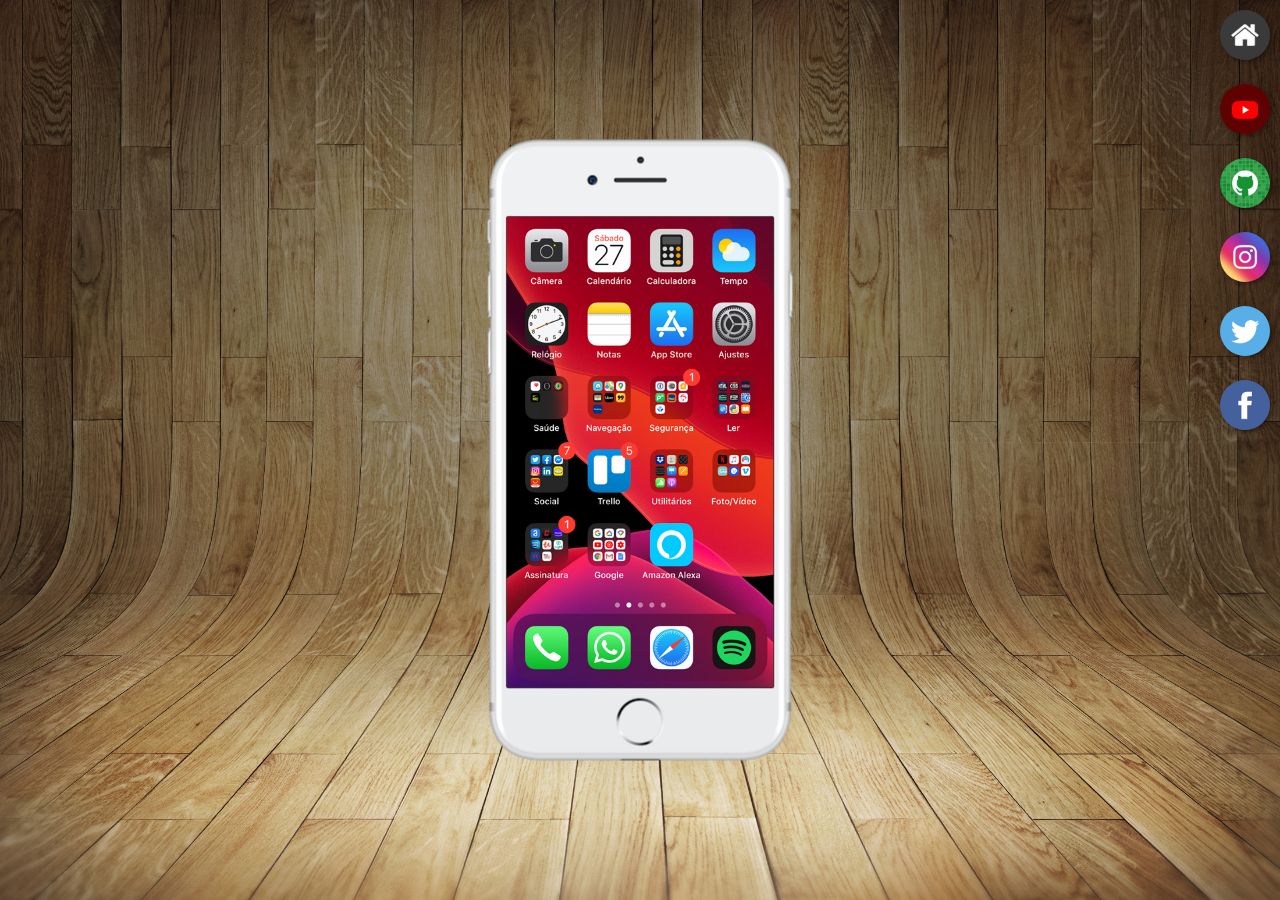
<file: index.html>
<!DOCTYPE html>
<html lang="pt-br">
<head>
    <meta charset="UTF-8">
    <meta http-equiv="X-UA-Compatible" content="IE=edge">
    <meta name="viewport" content="width=device-width, initial-scale=1.0">
    <link rel="shortcut icon" href="favicon.ico" type="image/x-icon">
    <link rel="stylesheet" href="estilos/style.css">
    <title>Projeto Redes Sociais</title>
</head>
<body>
    <main>
        <section id="telefone">
            <iframe src="home.html" name="tela" id="tela" frameborder="0">
                Seu navegador é fudido, baixe outro.
            </iframe>
        </section>
        <section id="redes-sociais">
            <a href="home.html" target="tela"><img src="imagens/logo-home.jpg" alt="Home"></a><br>
            <a href="youtube.html" target="tela"><img src="imagens/logo-youtube.jpg" alt="Youtube"></a><br>
            <a href="github.html" target="tela"> <img src="imagens/logo-github.jpg" alt="GitHub"></a><br>
            <a href="intagram.html" target="tela"><img src="imagens/logo-instagram.jpg" alt="Intagram"></a><br>
            <a href="twitter.html" target="tela"><img src="imagens/logo-twitter.jpg" alt="Twitter"></a><br>
            <a href="faceboock.html" target="tela"><img src="imagens/logo-facebook.jpg" alt="Faceboock"></a>
        </section>
    </main>
</body>
</html>
</file>
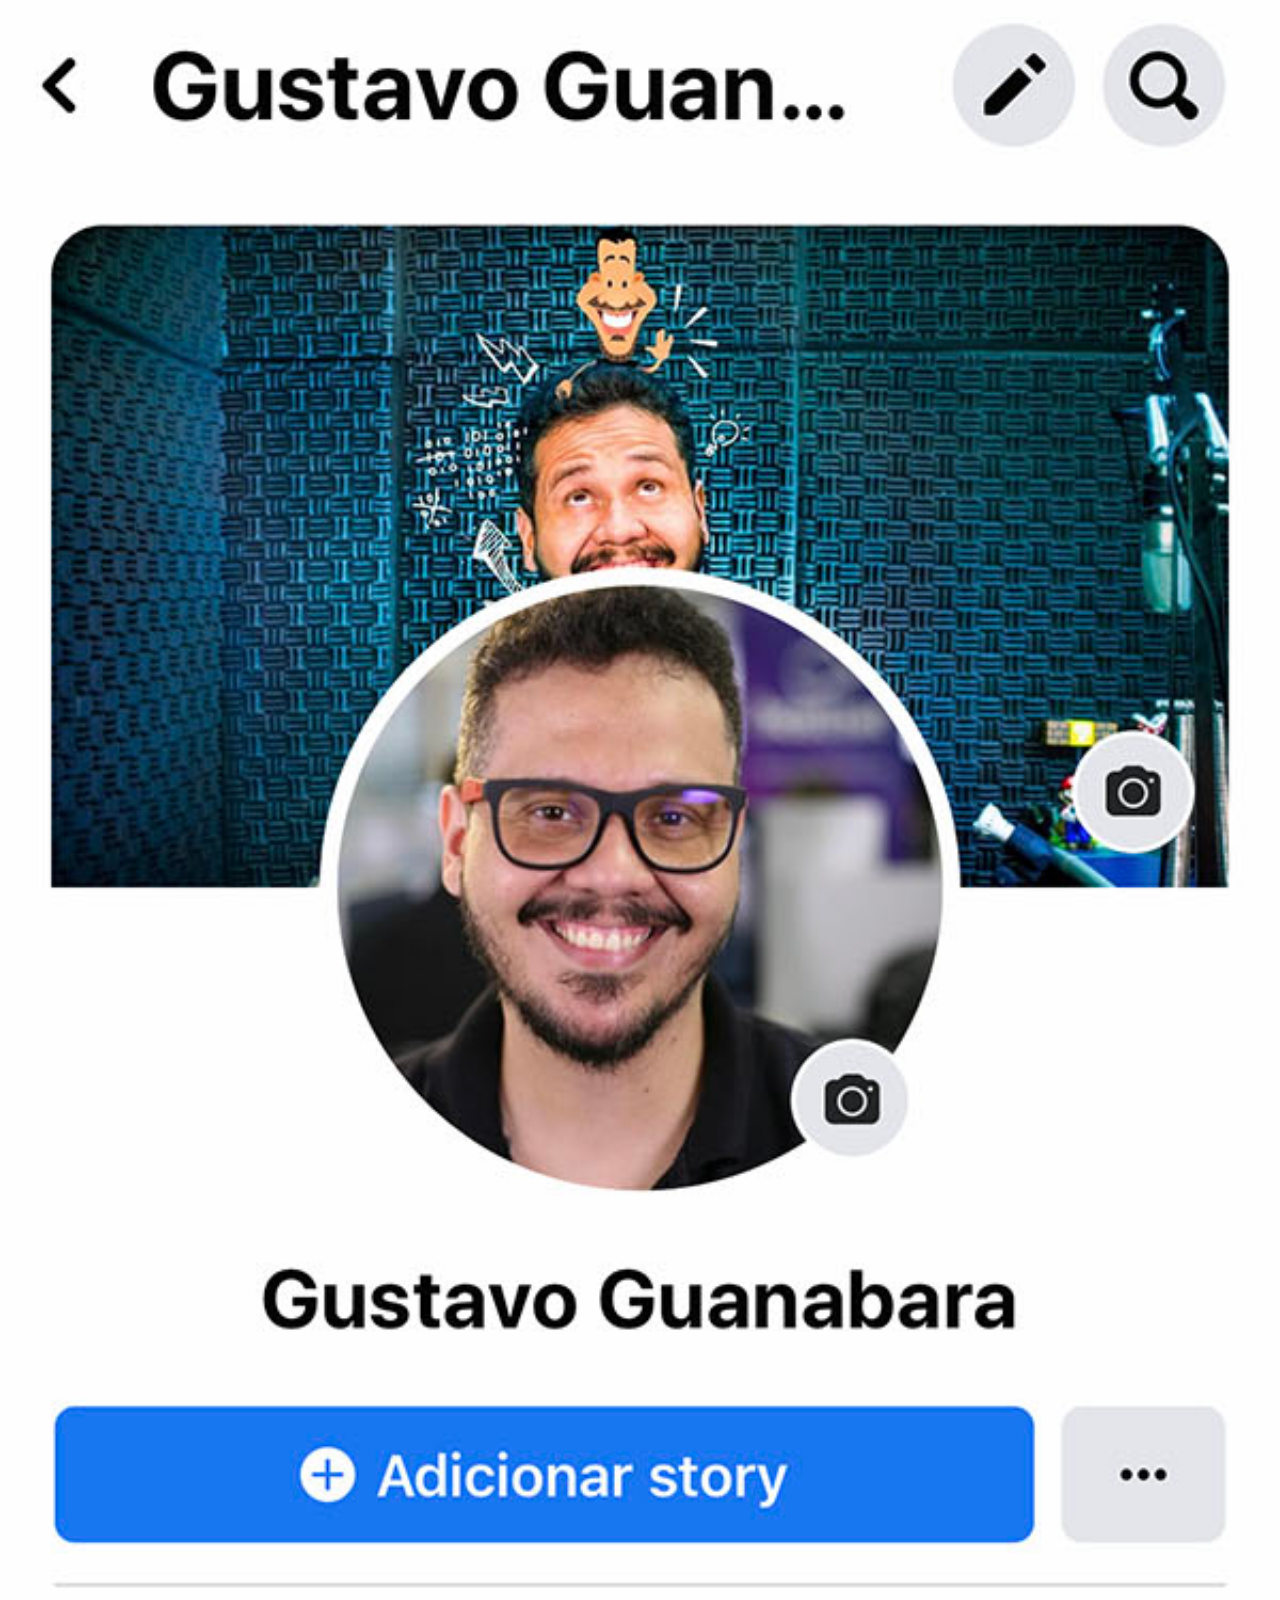
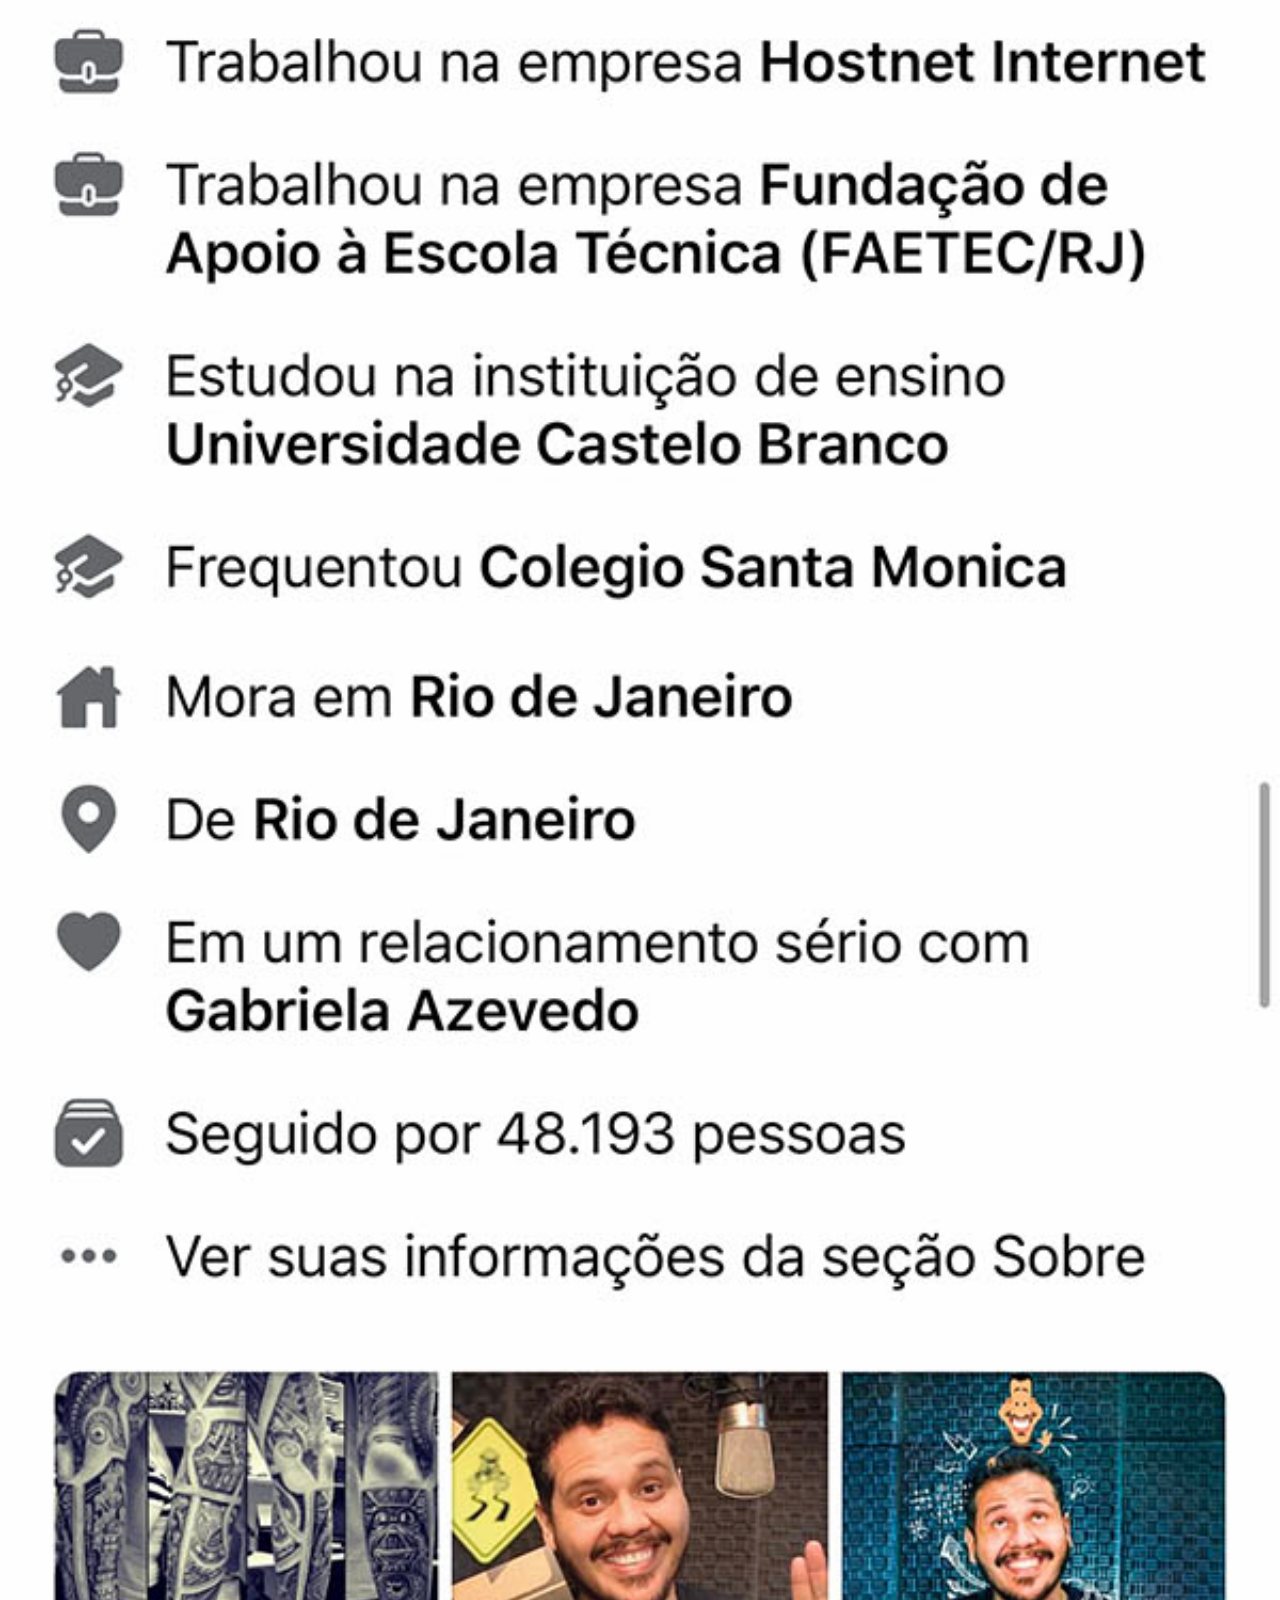
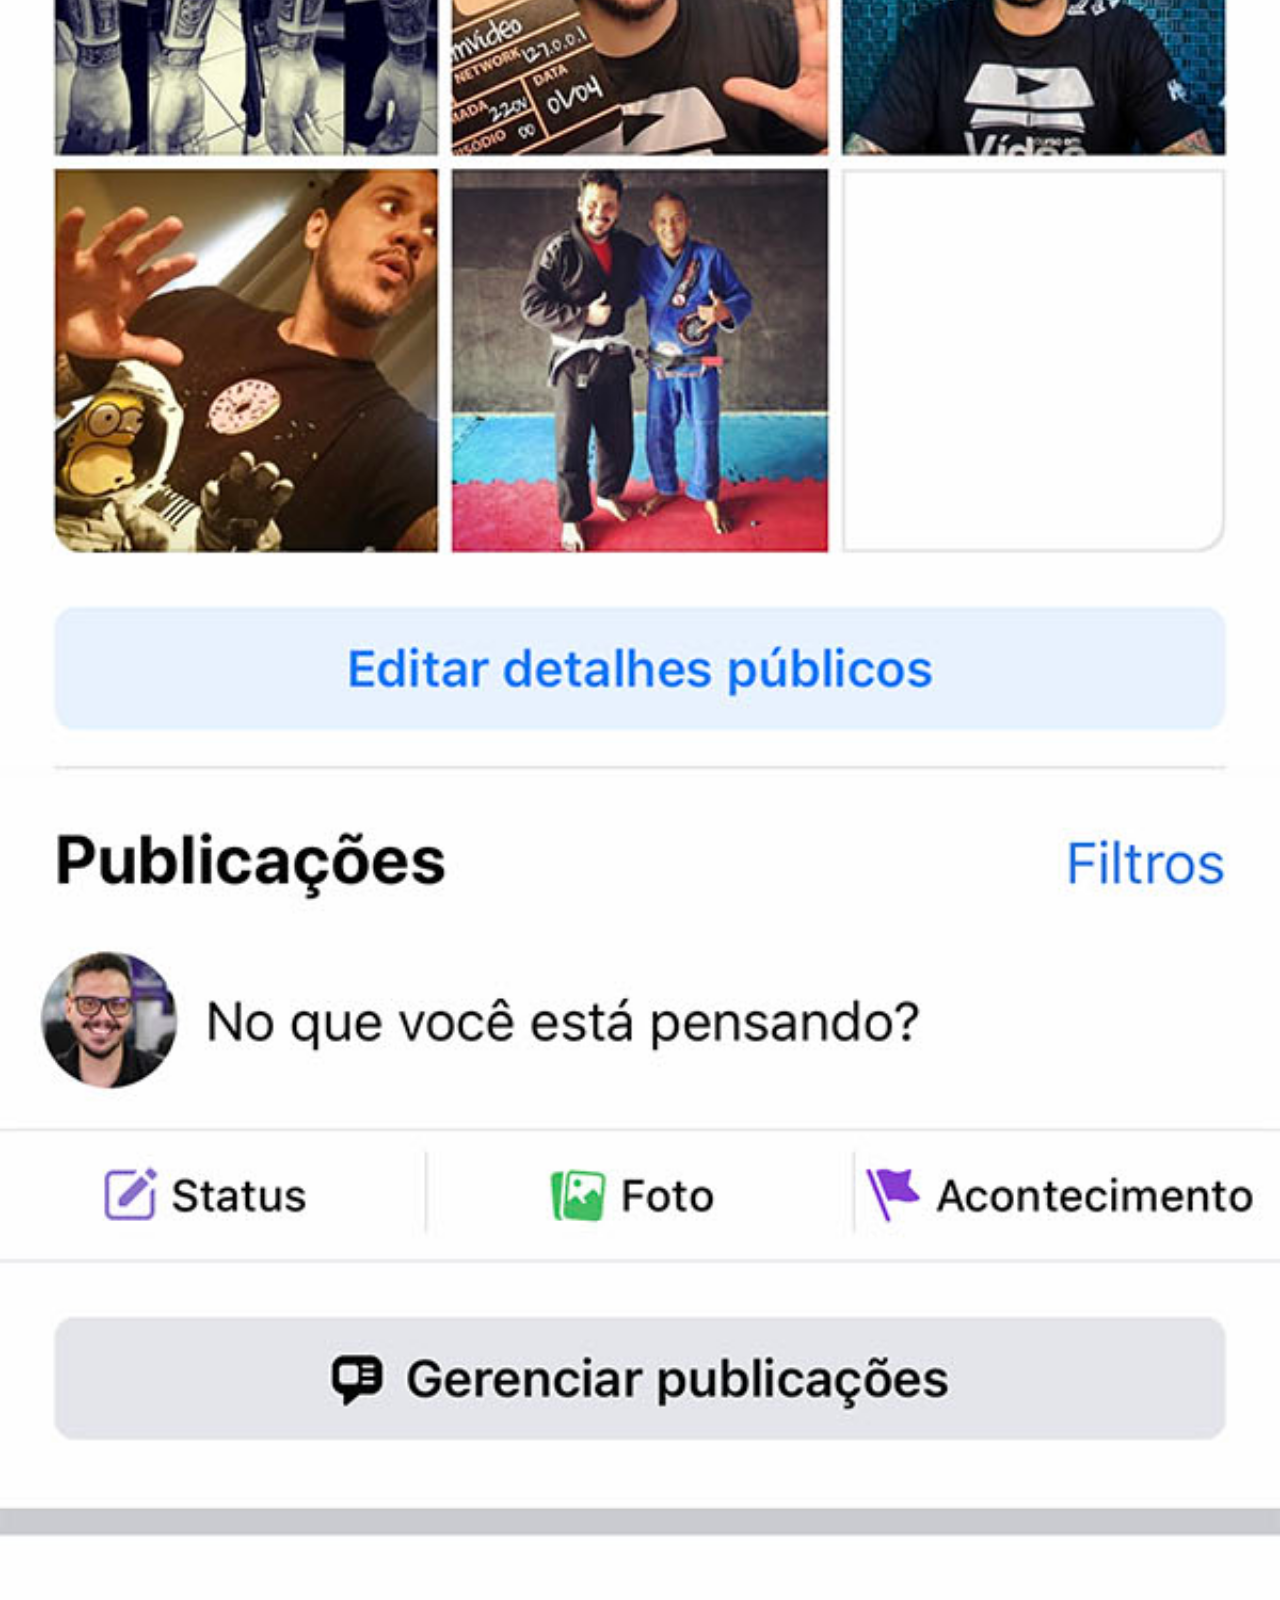
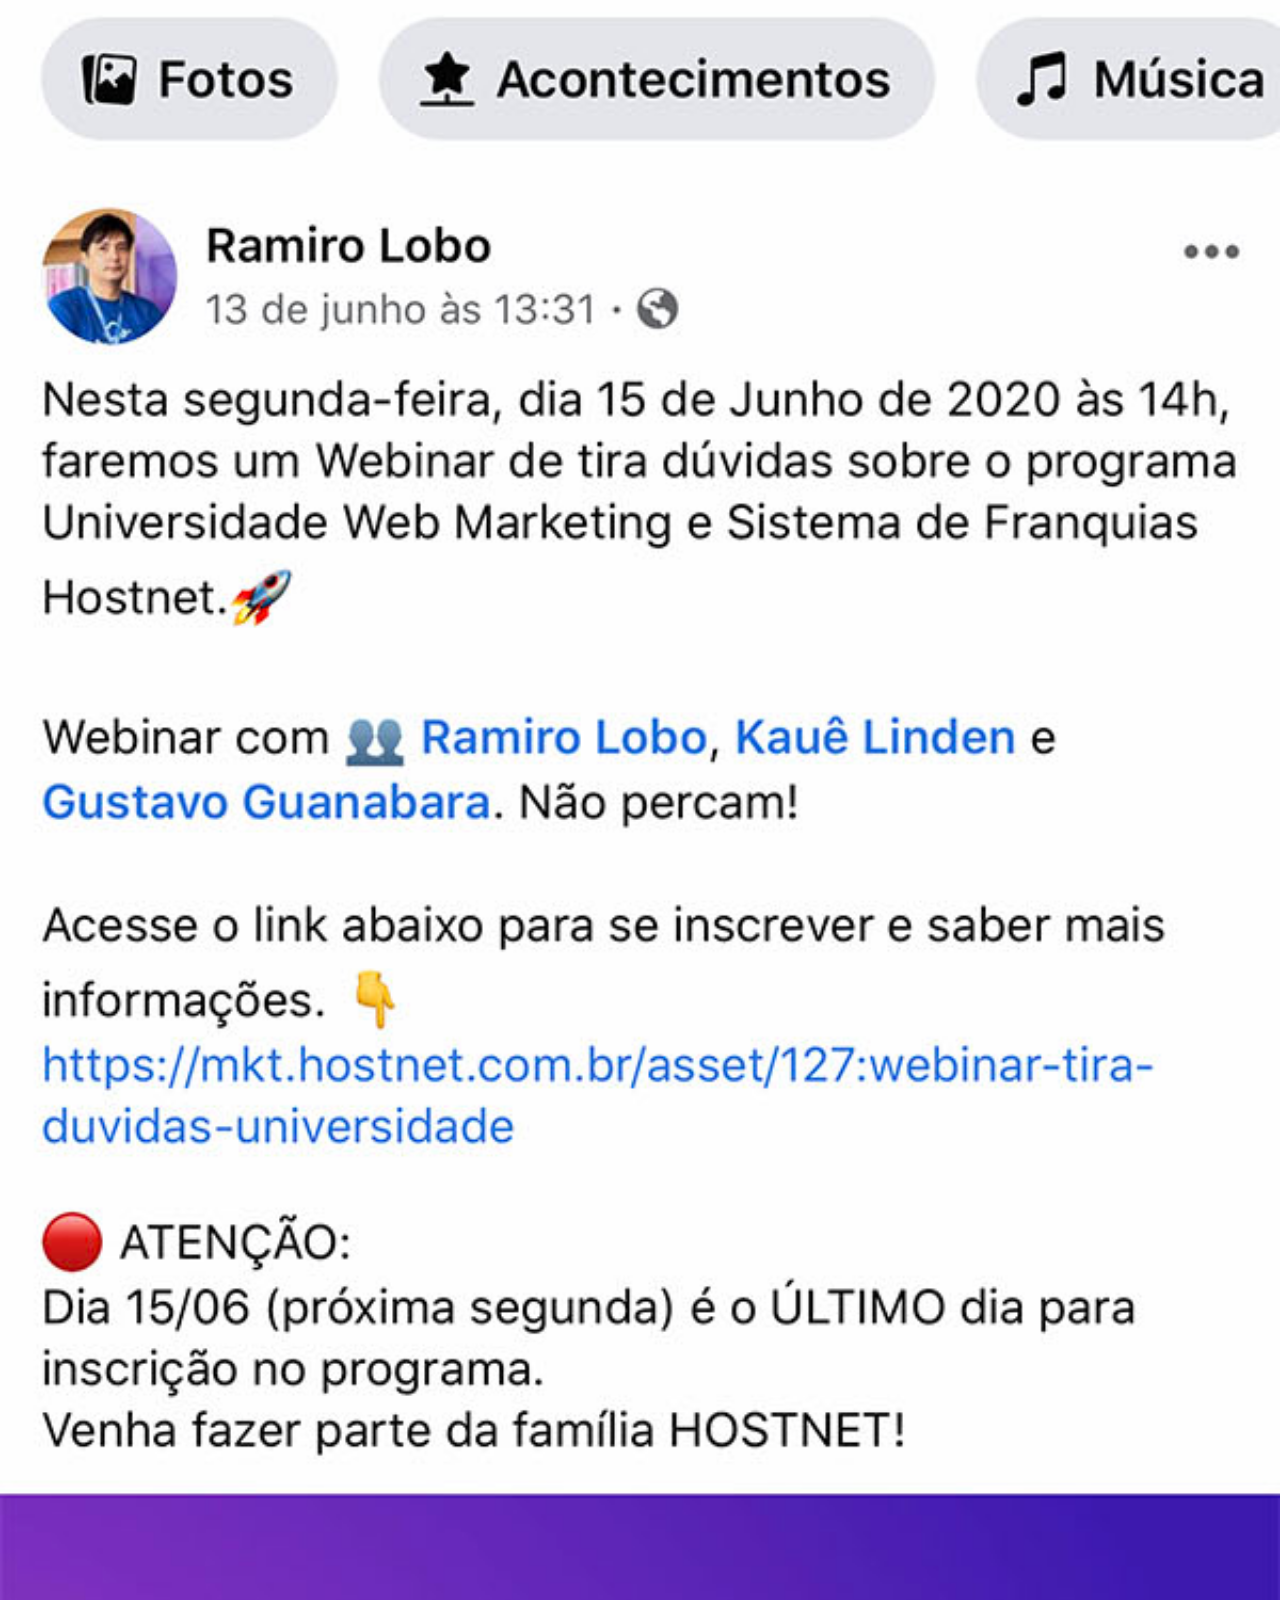
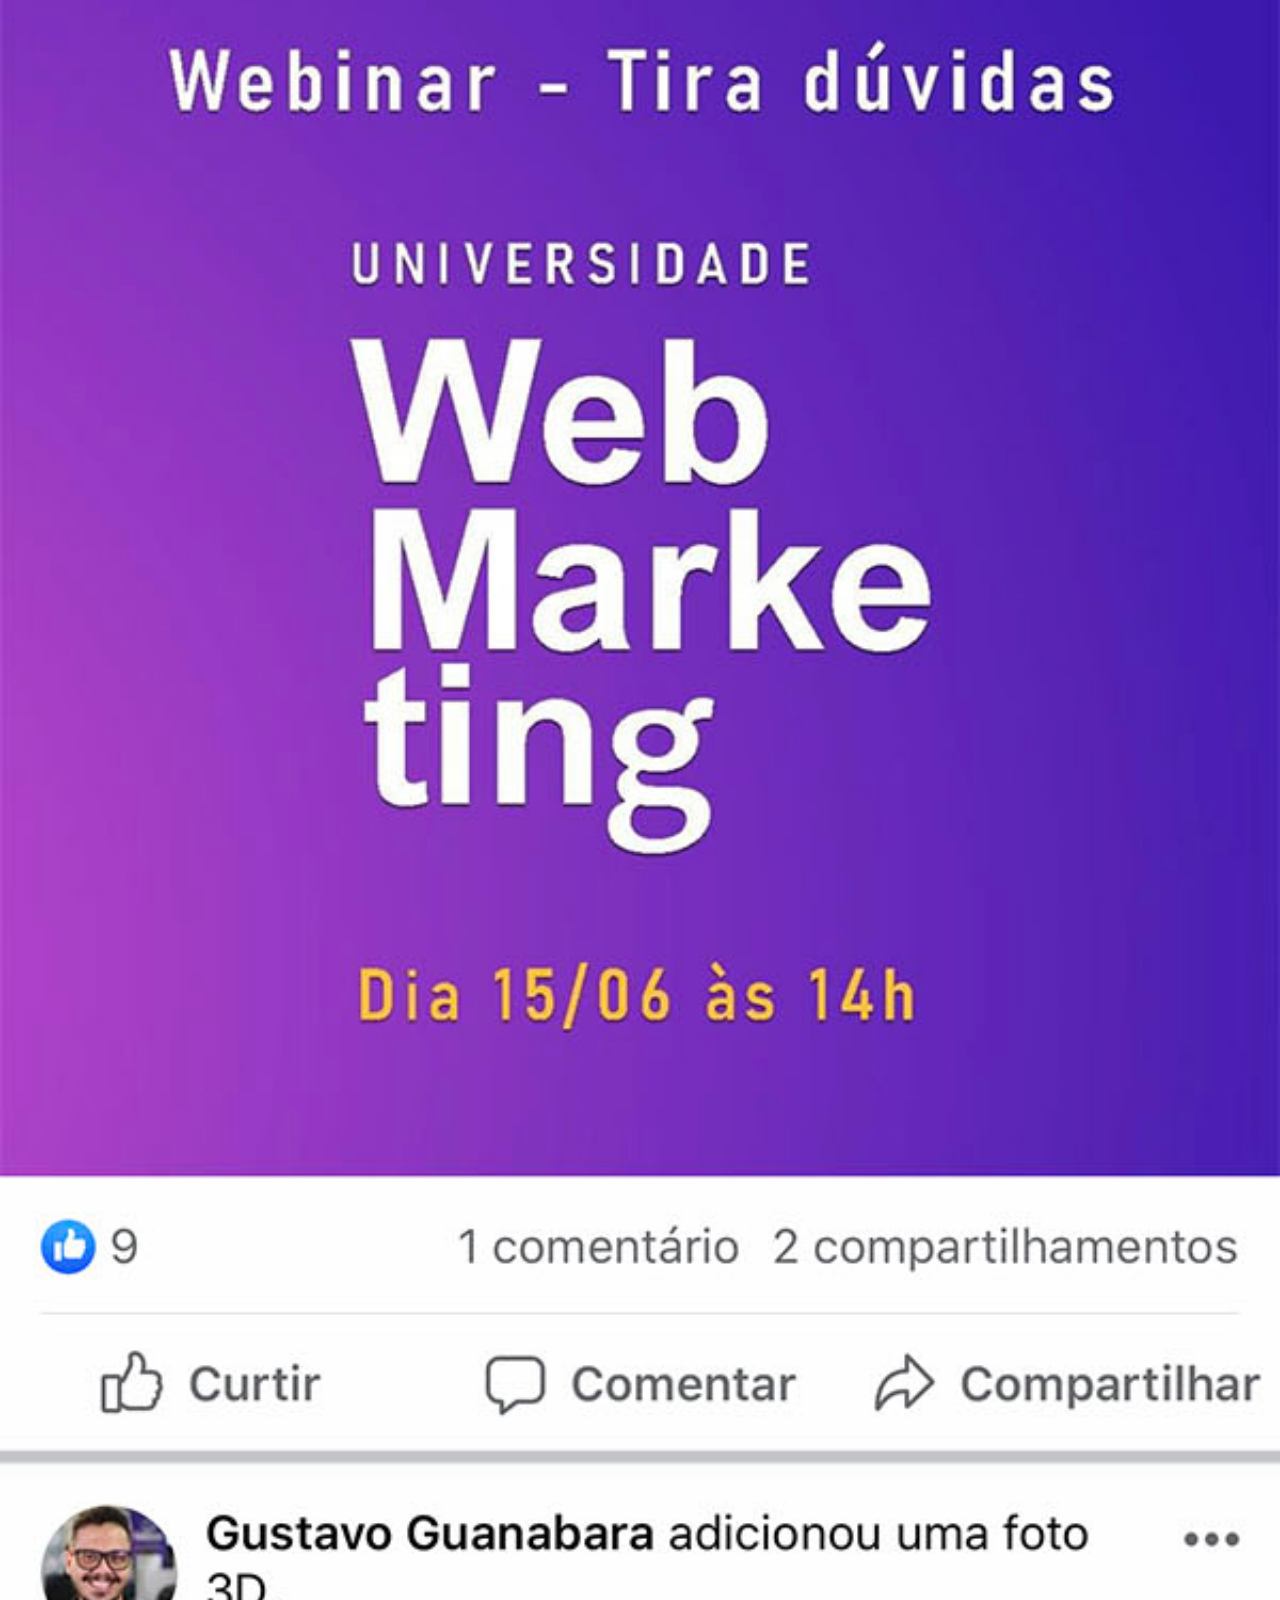
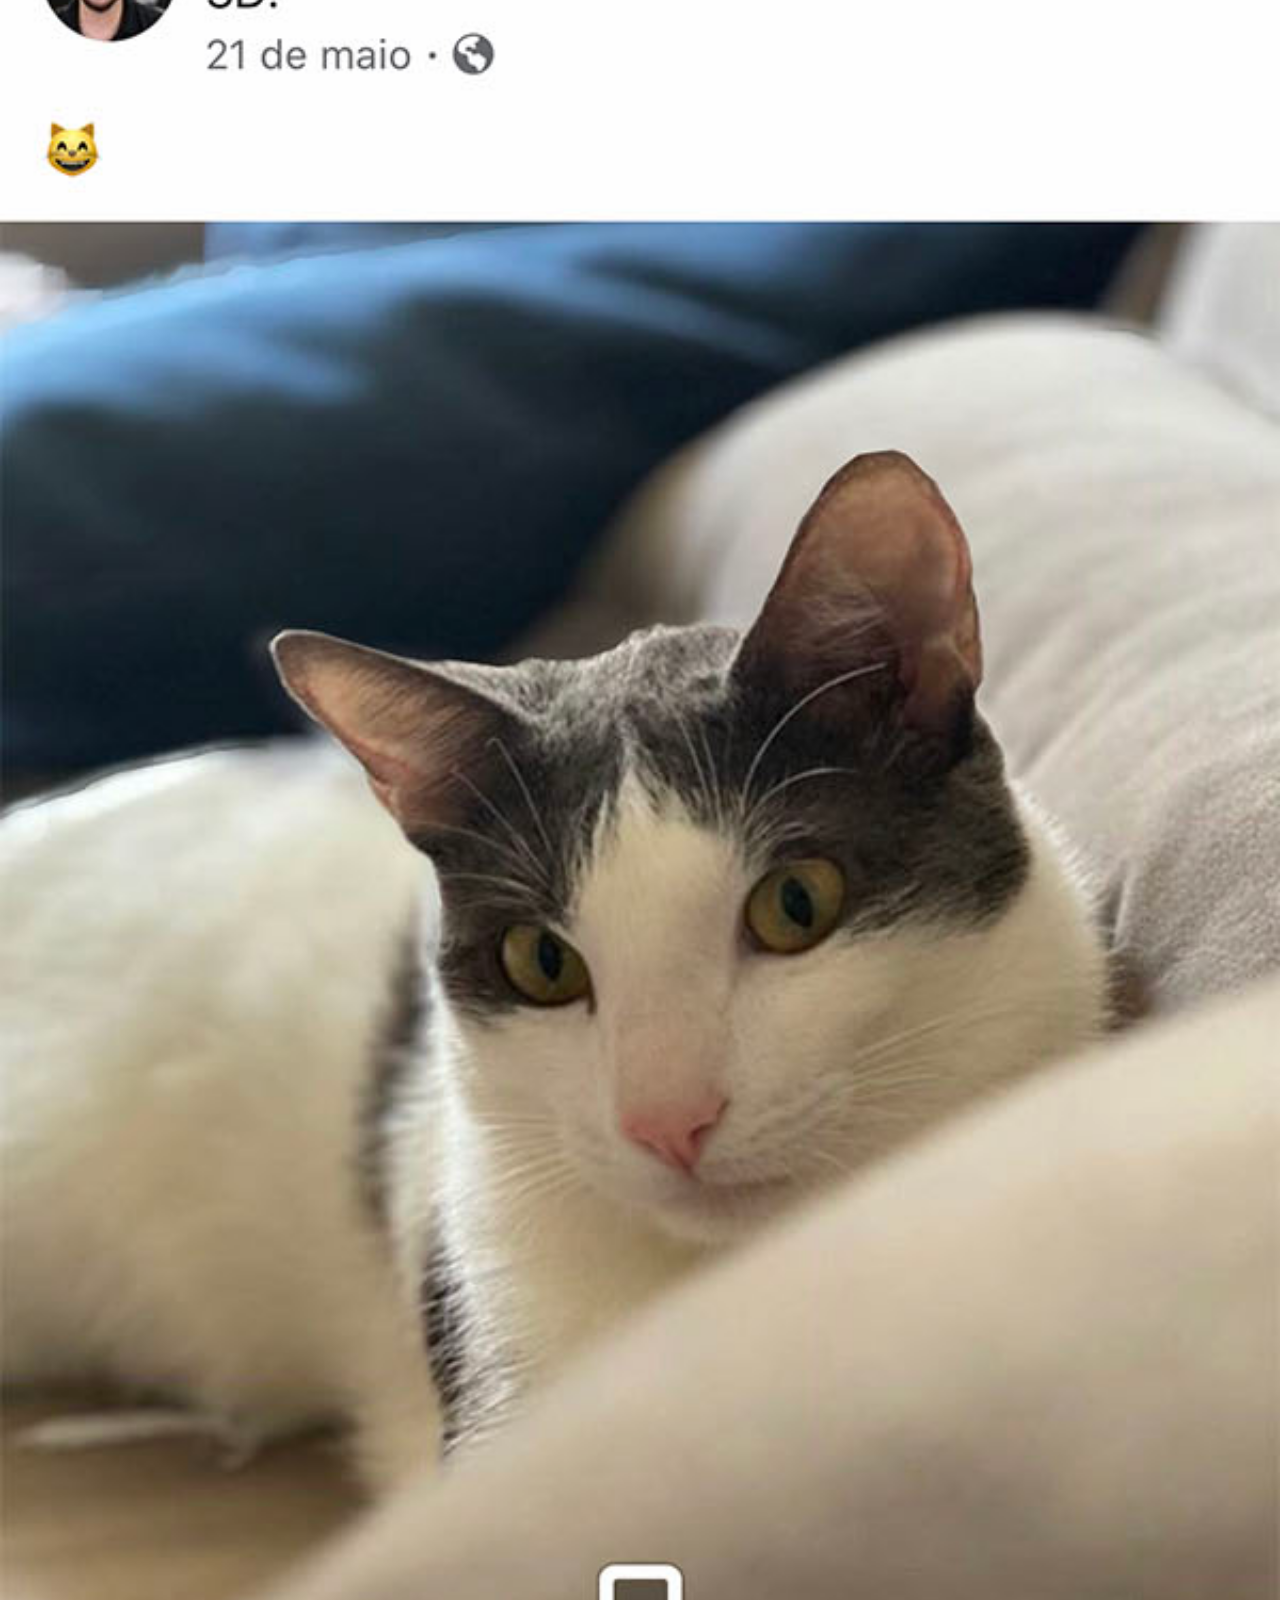
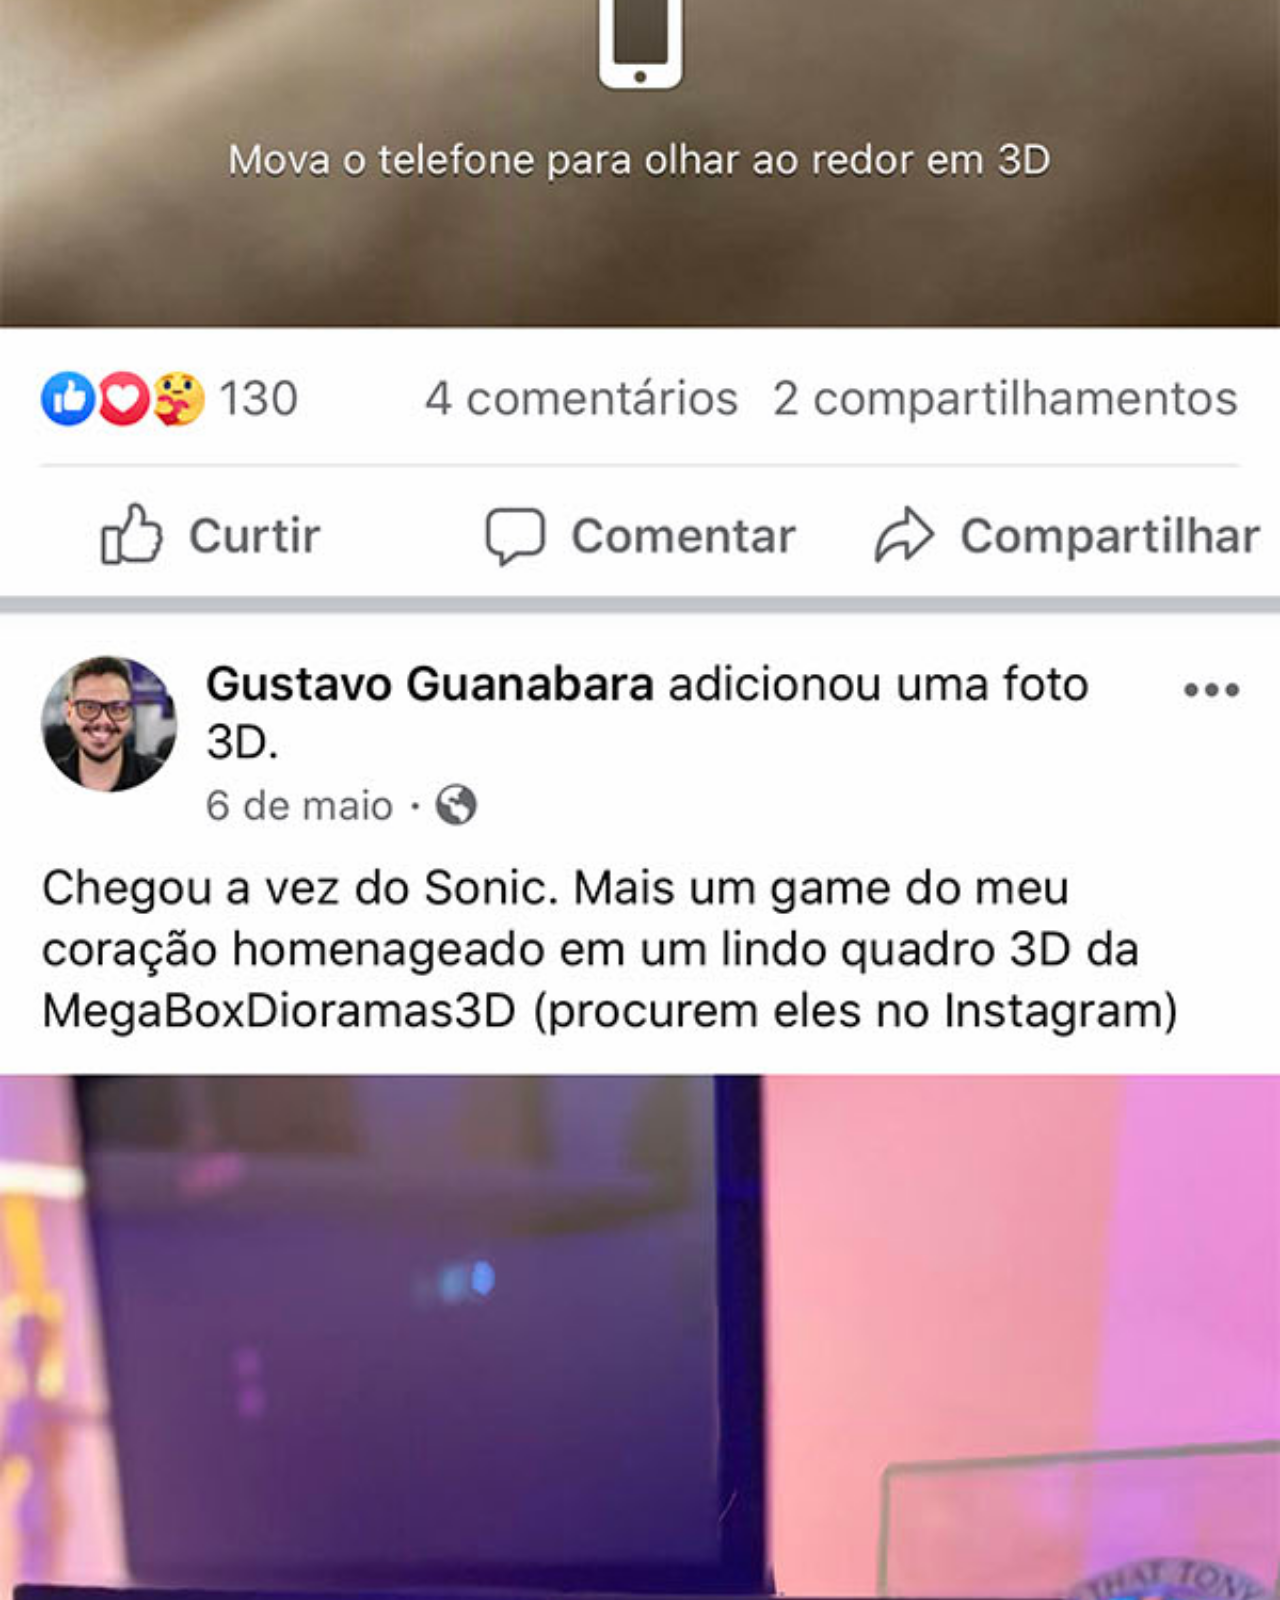
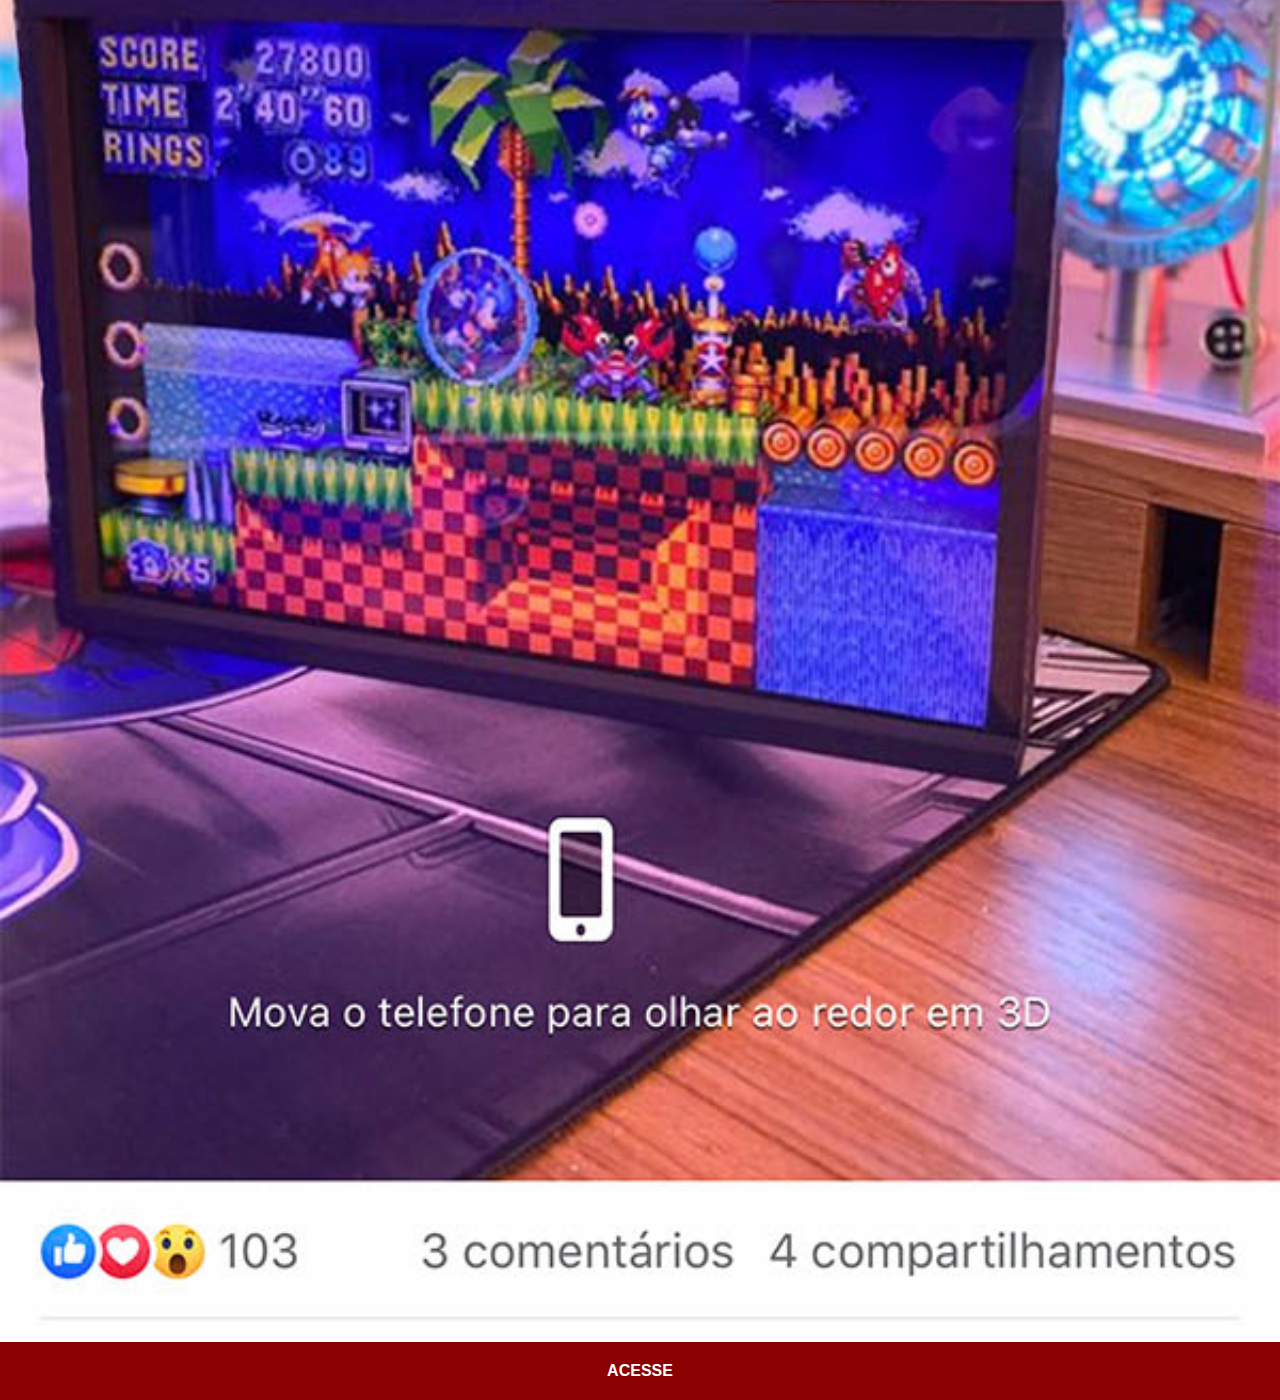
<file: faceboock.html>
<!DOCTYPE html>
<html lang="pt-br">
<head>
    <meta charset="UTF-8">
    <meta http-equiv="X-UA-Compatible" content="IE=edge">
    <meta name="viewport" content="width=device-width, initial-scale=1.0">
    <title>Document</title>
    <link rel="stylesheet" href="estilos/social.css">
</head>
<body>
    <img src="imagens/tela-facebook.jpg" alt="Faceboock">
    <a href="https://pt-br.facebook.com/gustavoguanabara/" target="_blank">ACESSE</a>
</body>
</html>
</file>
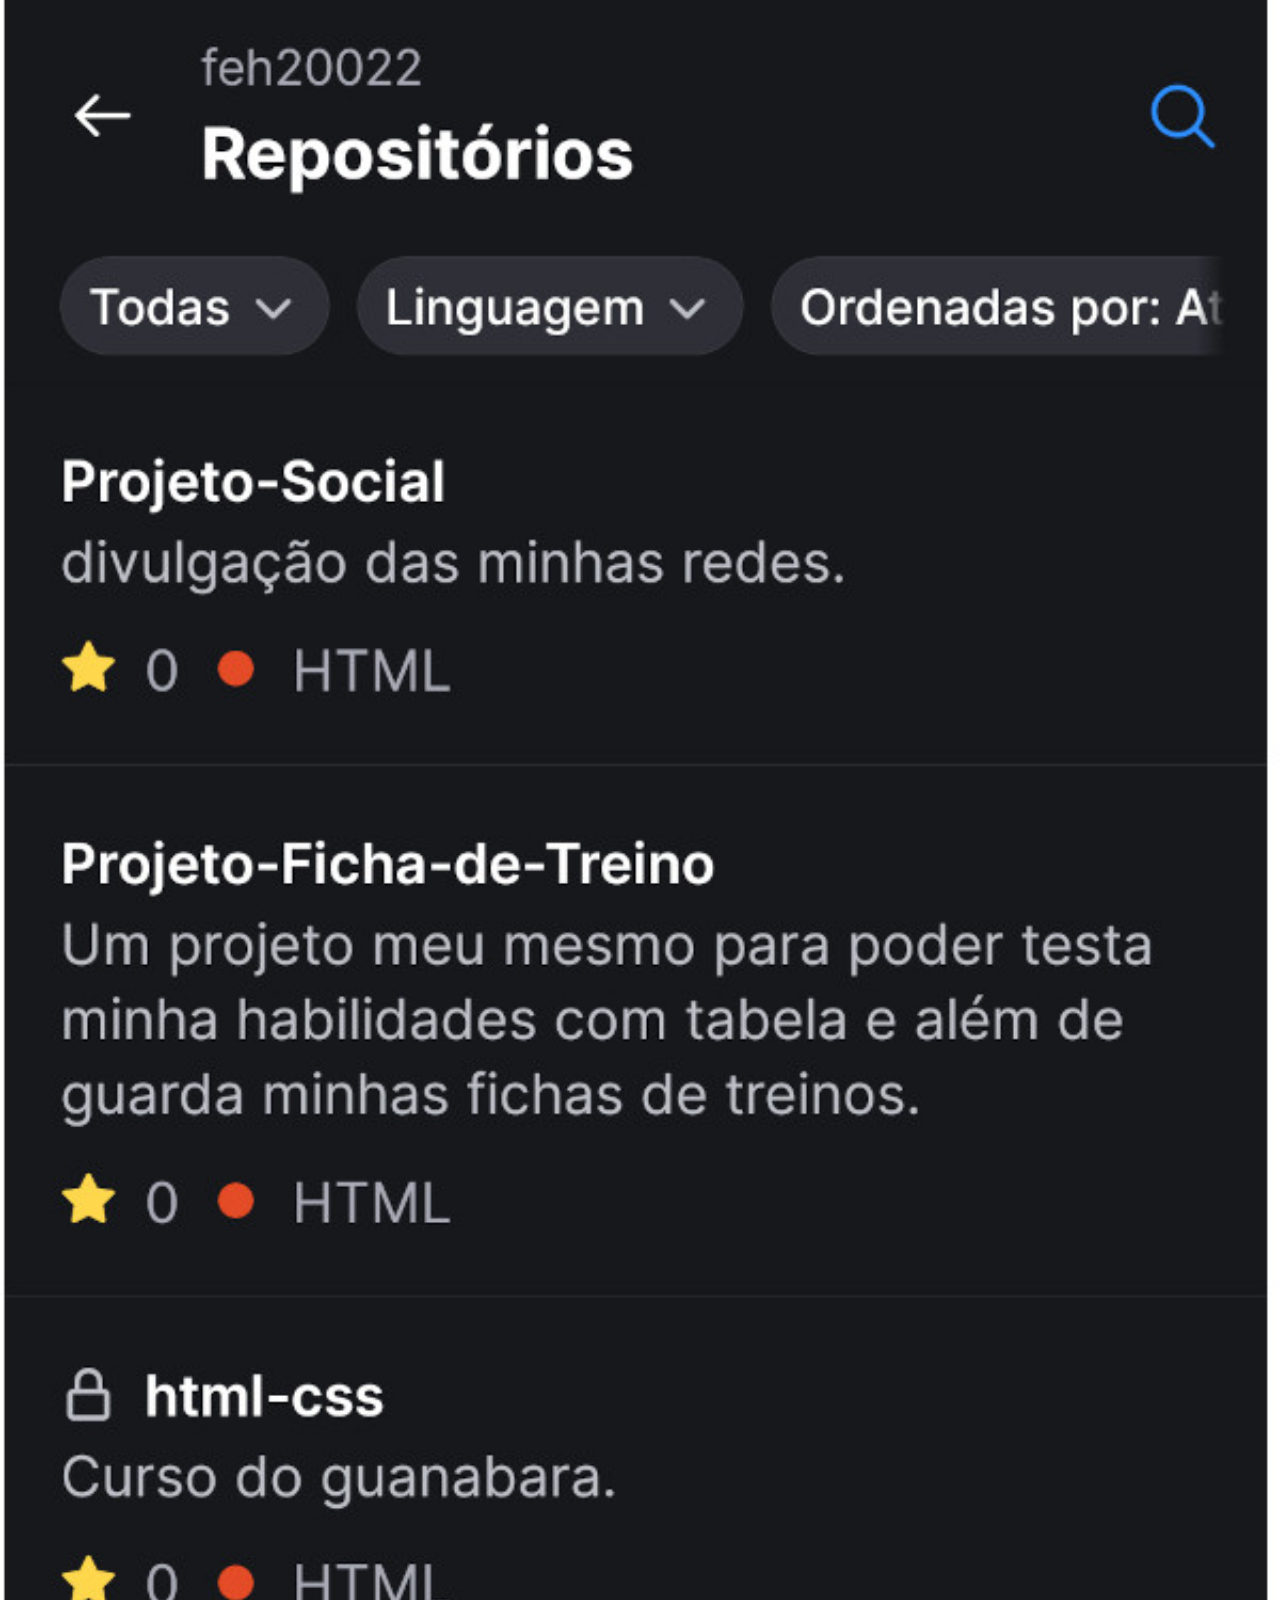
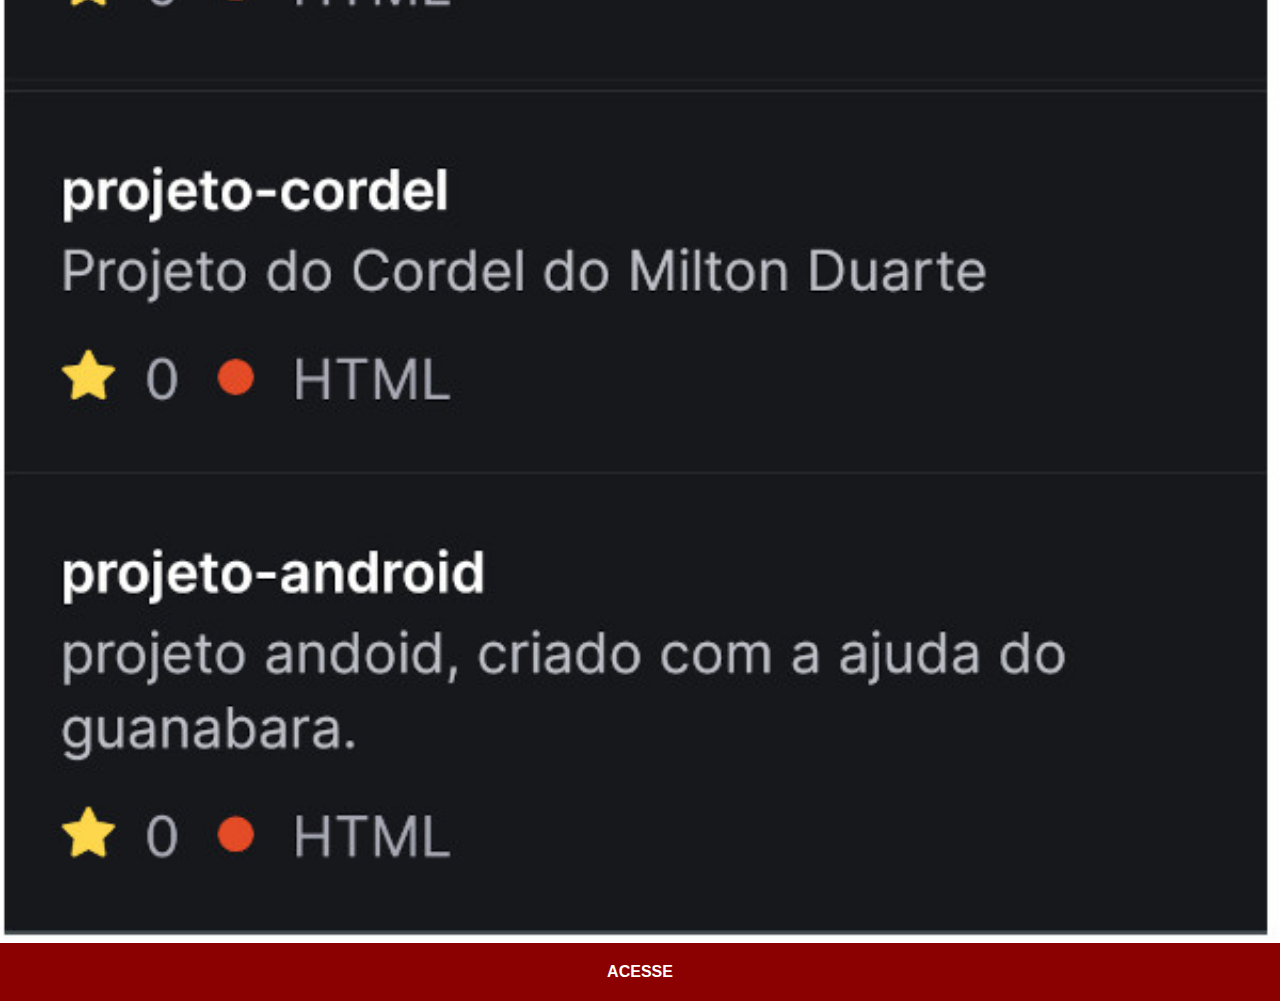
<file: github.html>
<!DOCTYPE html>
<html lang="pt-br">
<head>
    <meta charset="UTF-8">
    <meta http-equiv="X-UA-Compatible" content="IE=edge">
    <meta name="viewport" content="width=device-width, initial-scale=1.0">
    <link rel="stylesheet" href="estilos/social.css">
    <title>Document</title>
</head>
<body>
    <img src="imagens/github.jpg" alt="GitHub">
    <a href="https://github.com/feh20022?tab=repositories" target="_blank">ACESSE</a>
</body>
</html>
</file>
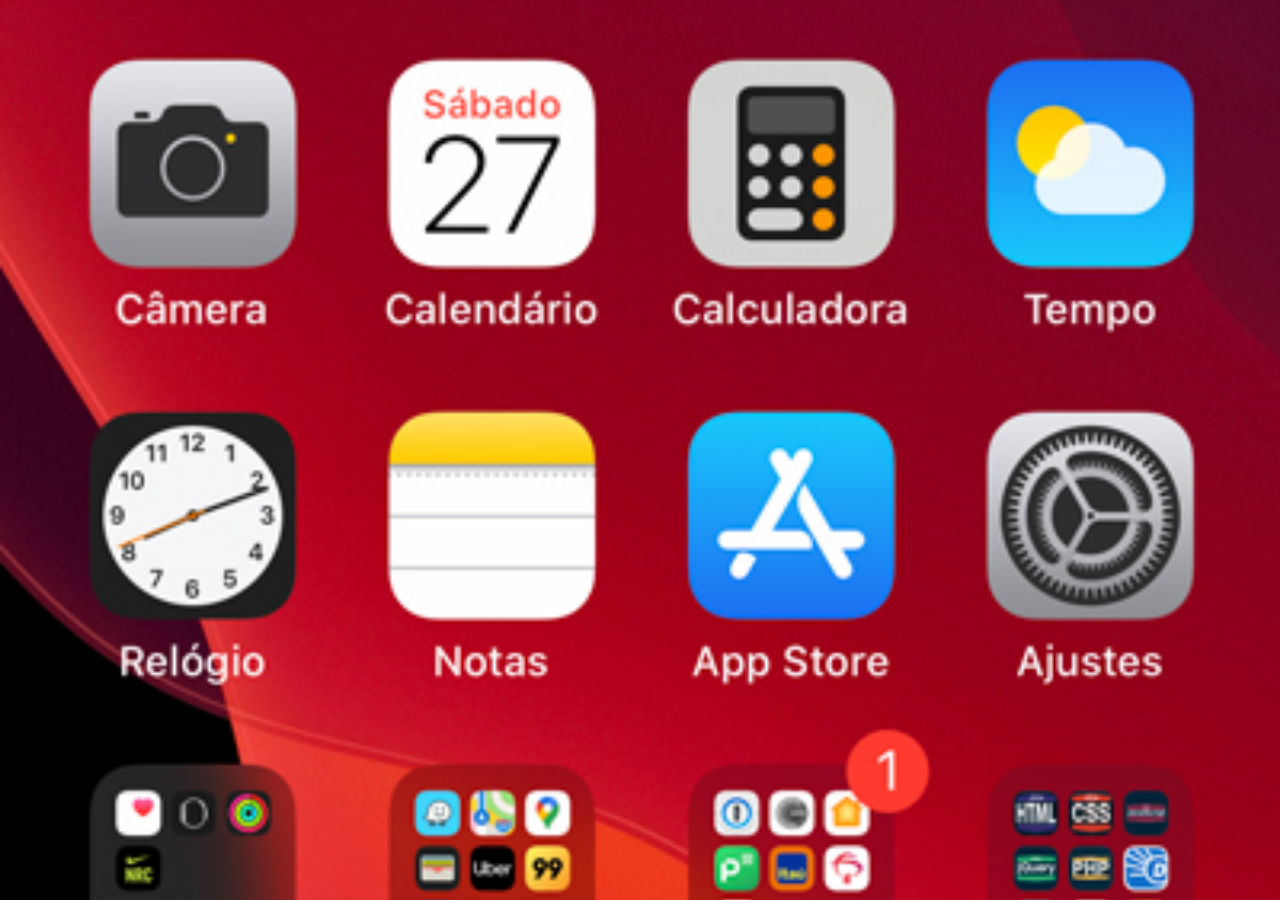
<file: home.html>
<!DOCTYPE html>
<html lang="pt-br">
<head>
    <meta charset="UTF-8">
    <meta http-equiv="X-UA-Compatible" content="IE=edge">
    <meta name="viewport" content="width=device-width, initial-scale=1.0">
    <title>Home</title>
</head>
<style>
    * {
        margin: 0px;
        padding: 0px;
    }

    body {
        width: 100vw;
        height: 100vh;
        background: black url('imagens/tela-home.jpg') no-repeat top center;
        background-size: cover;
    }
</style>
<body>
    
</body>
</html>
</file>
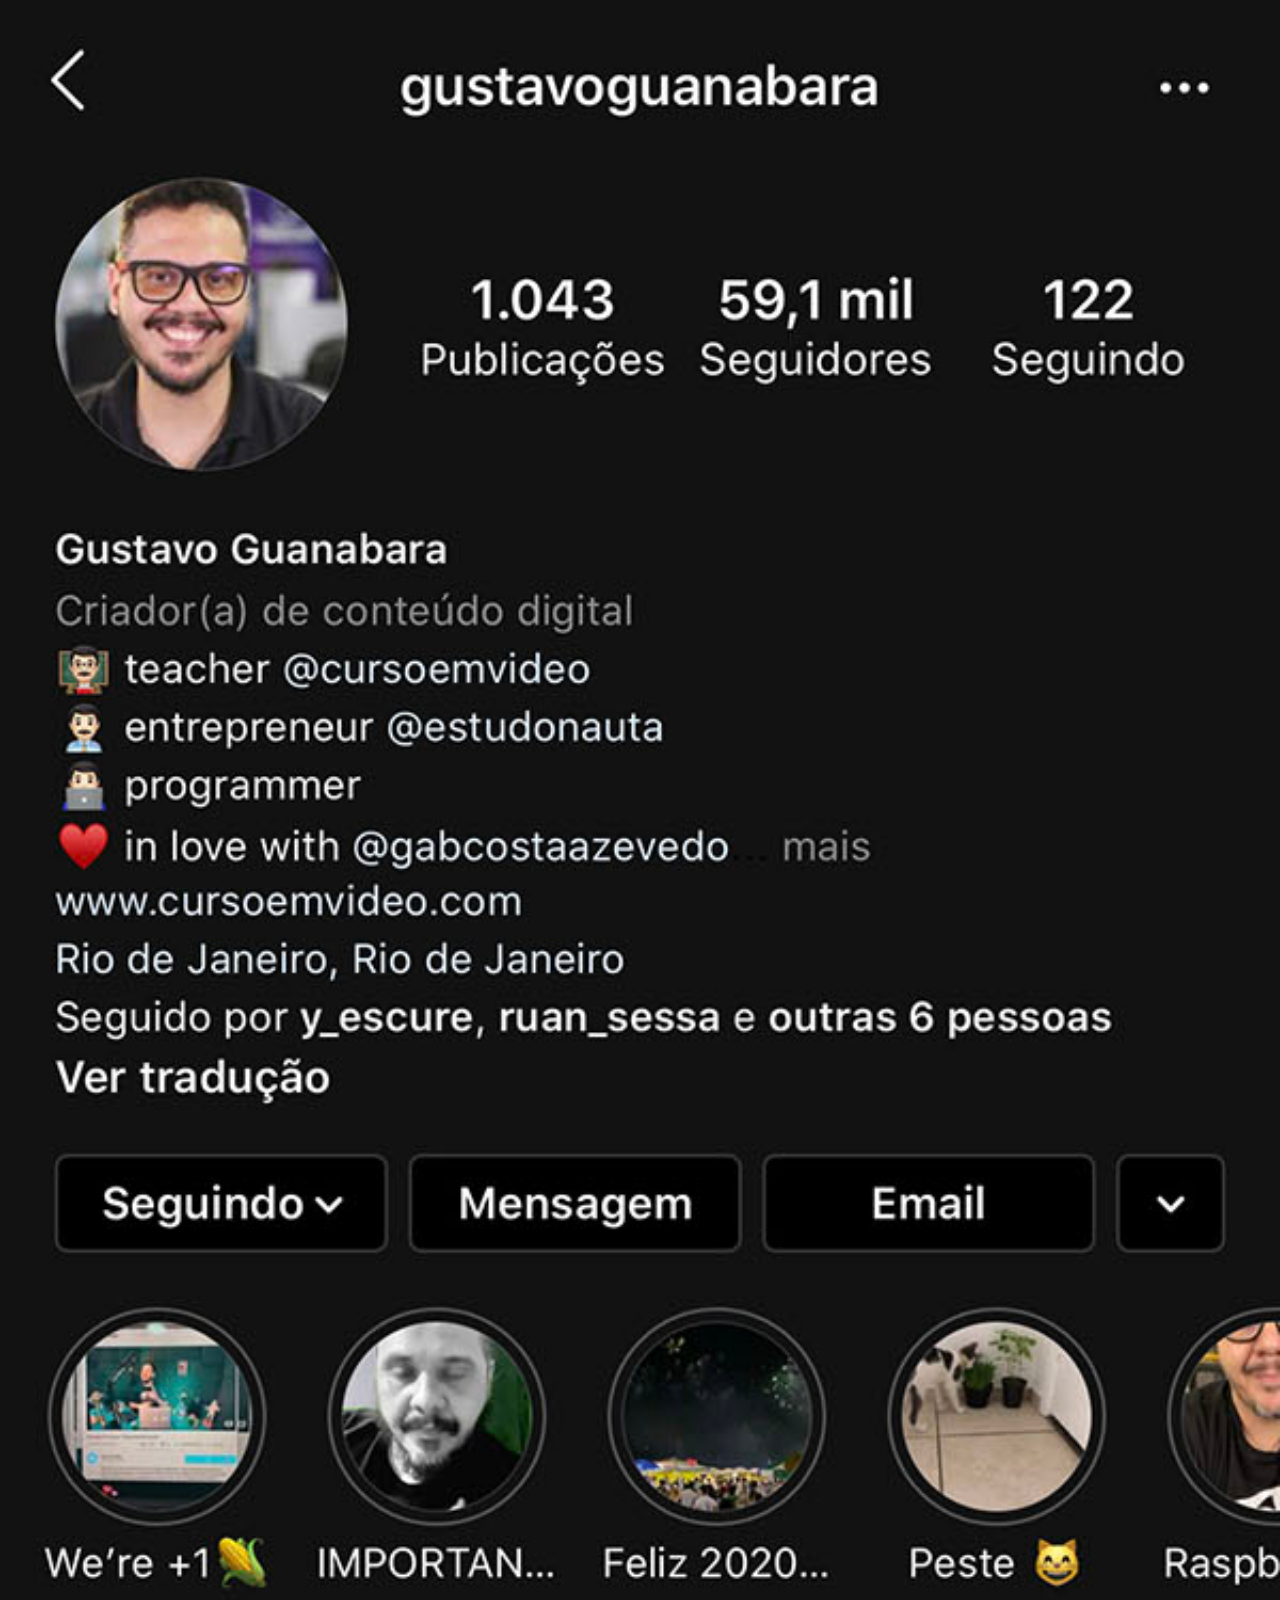
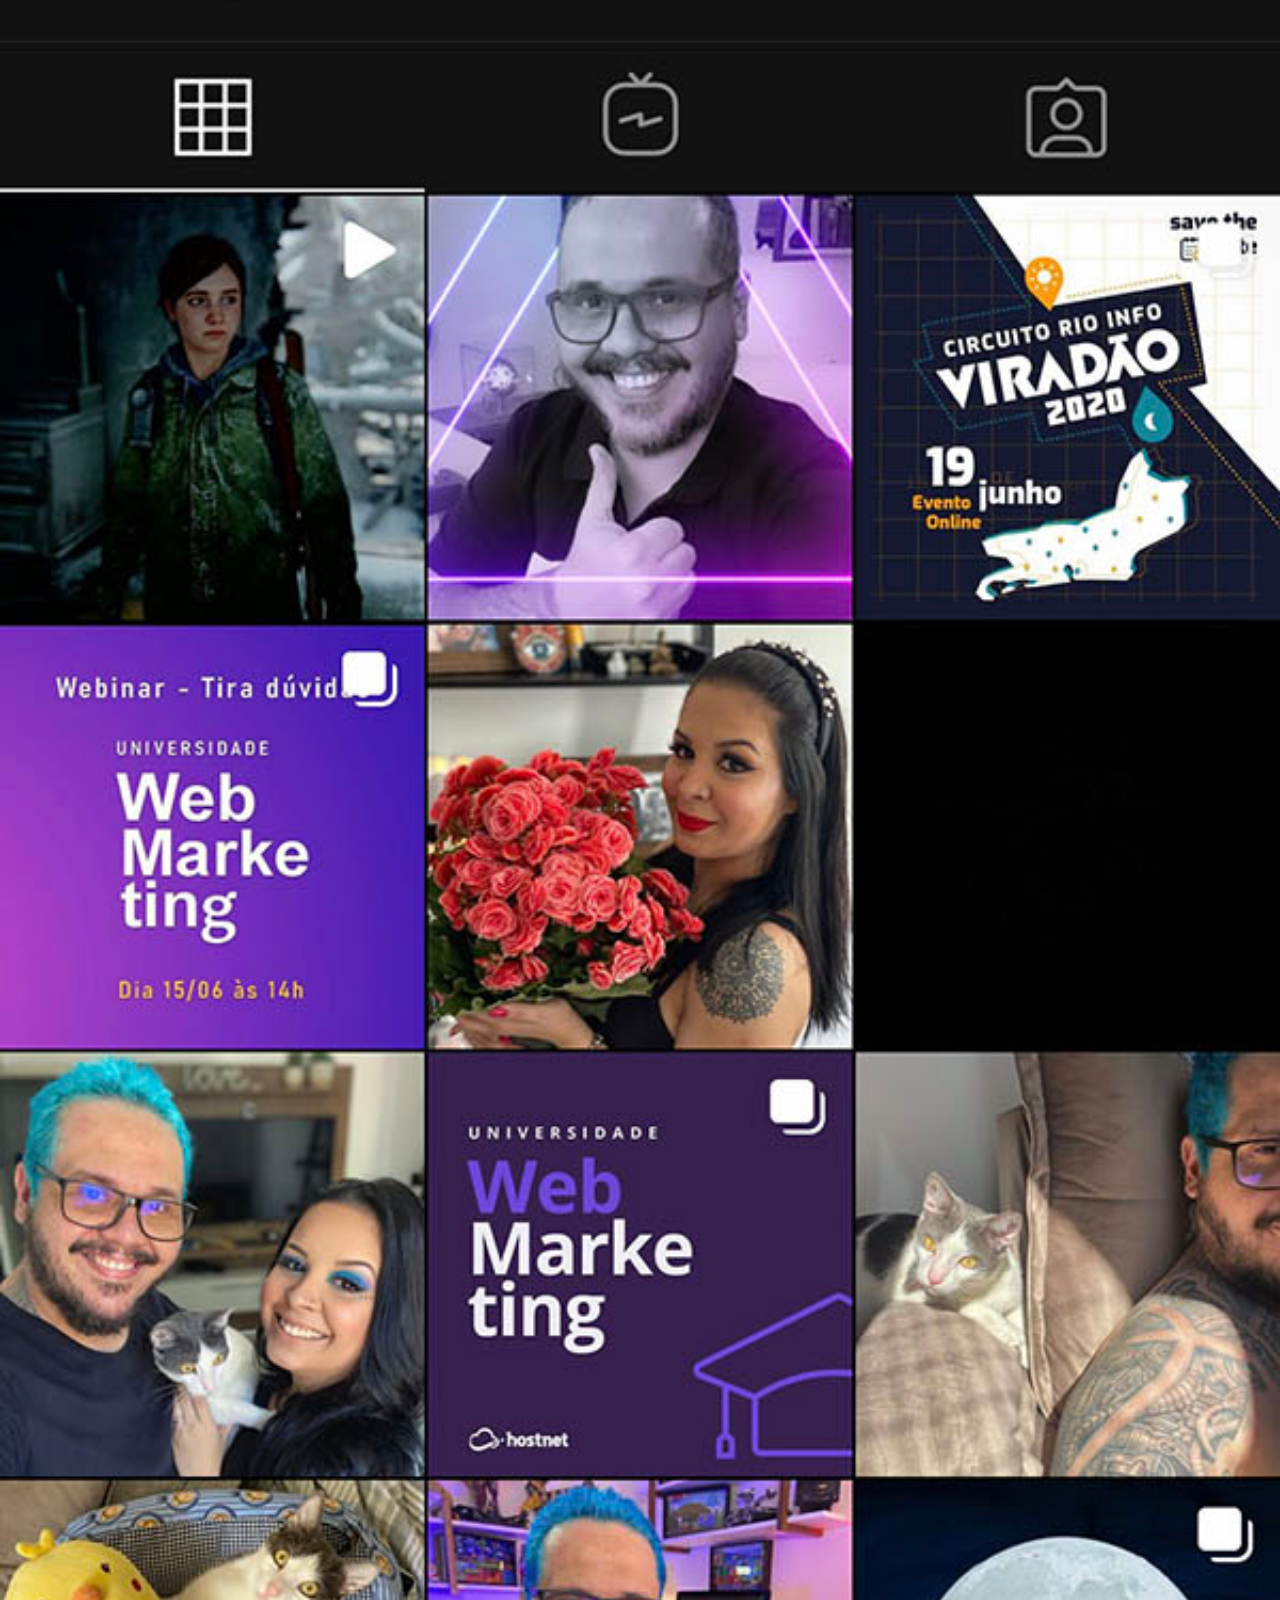
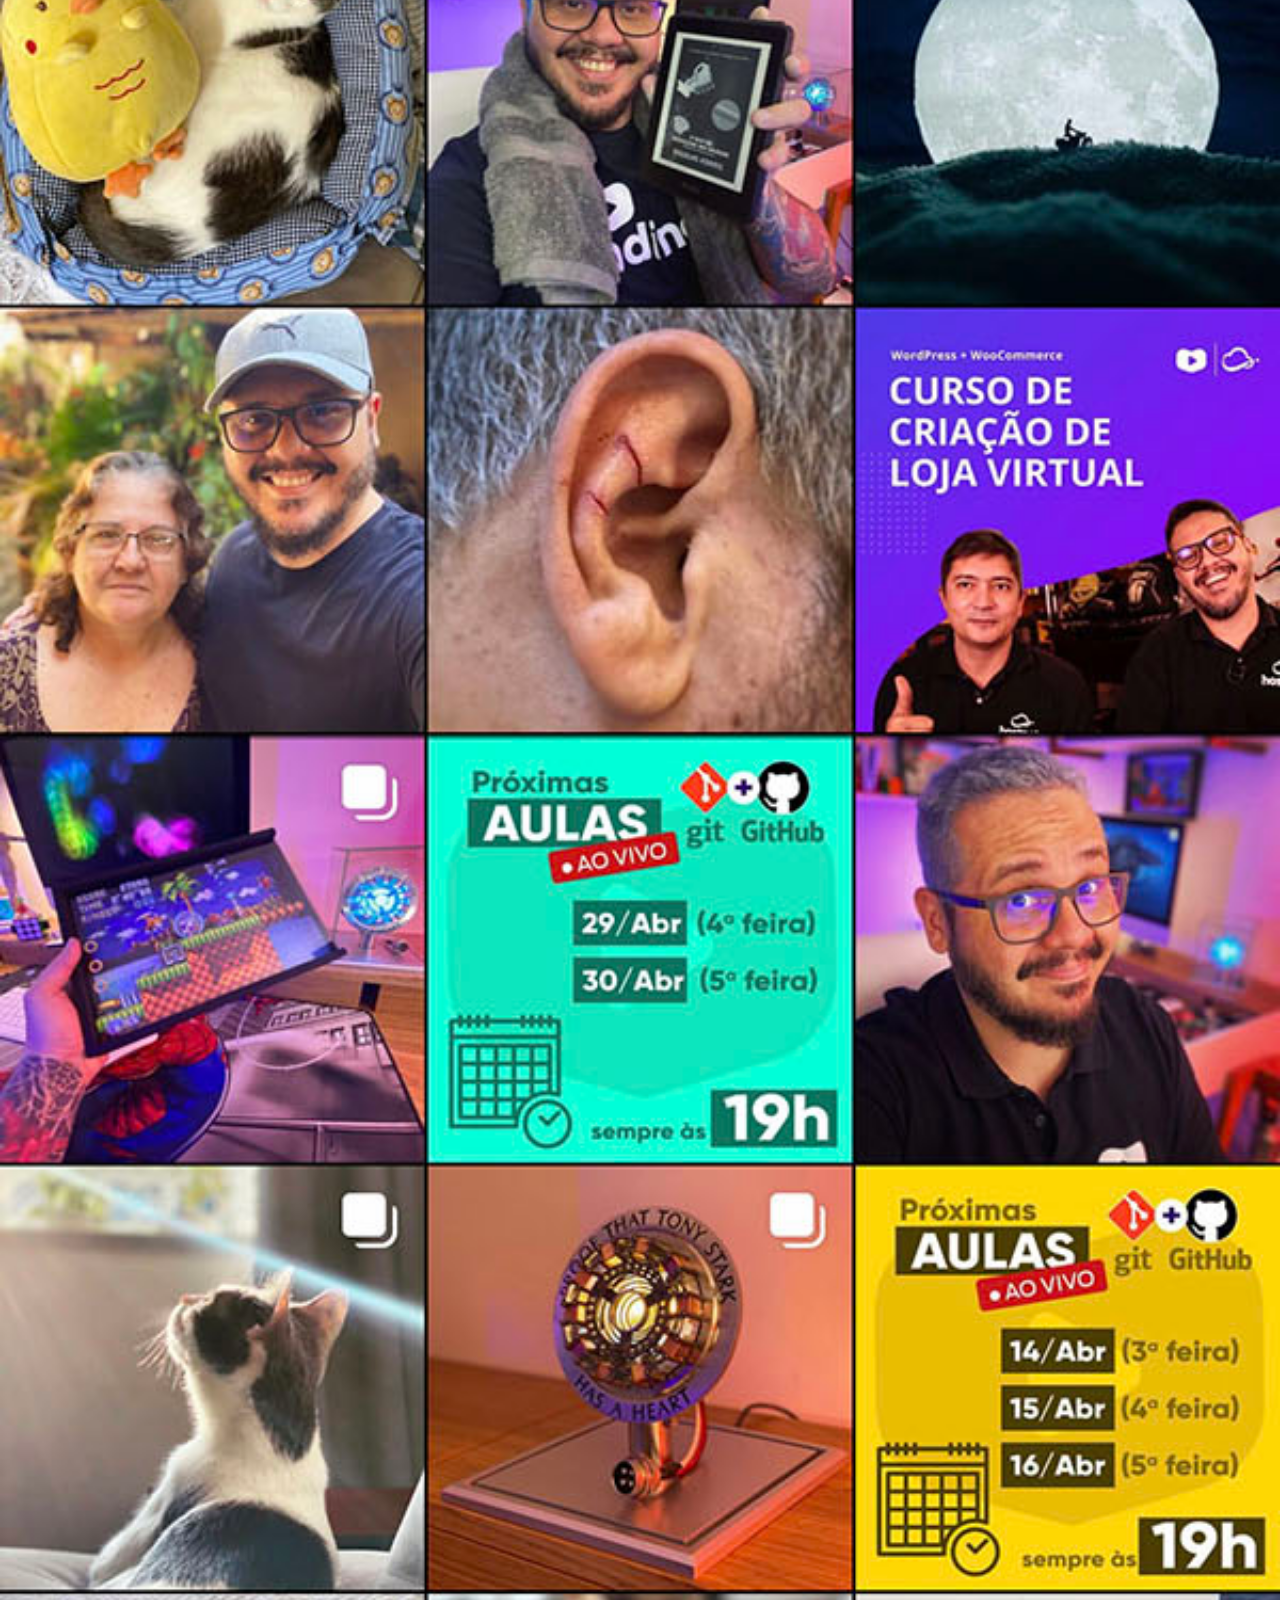
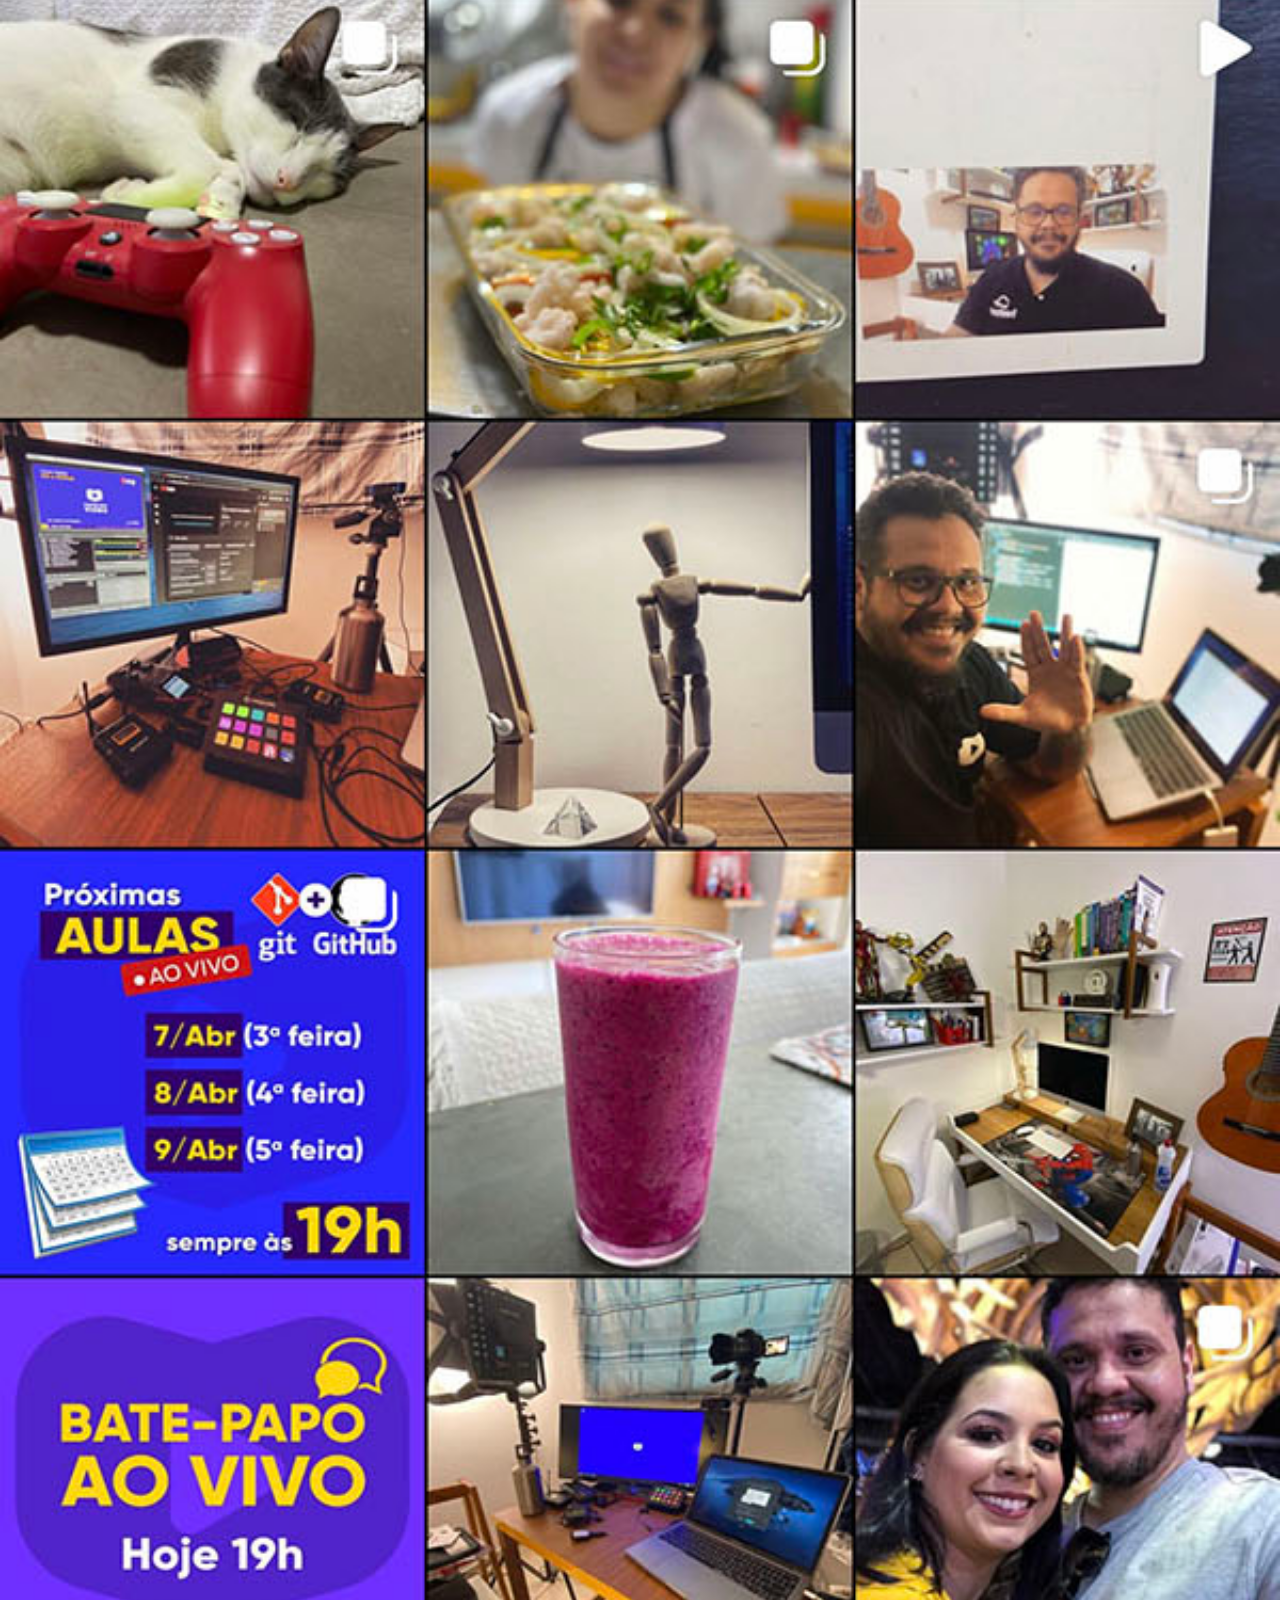
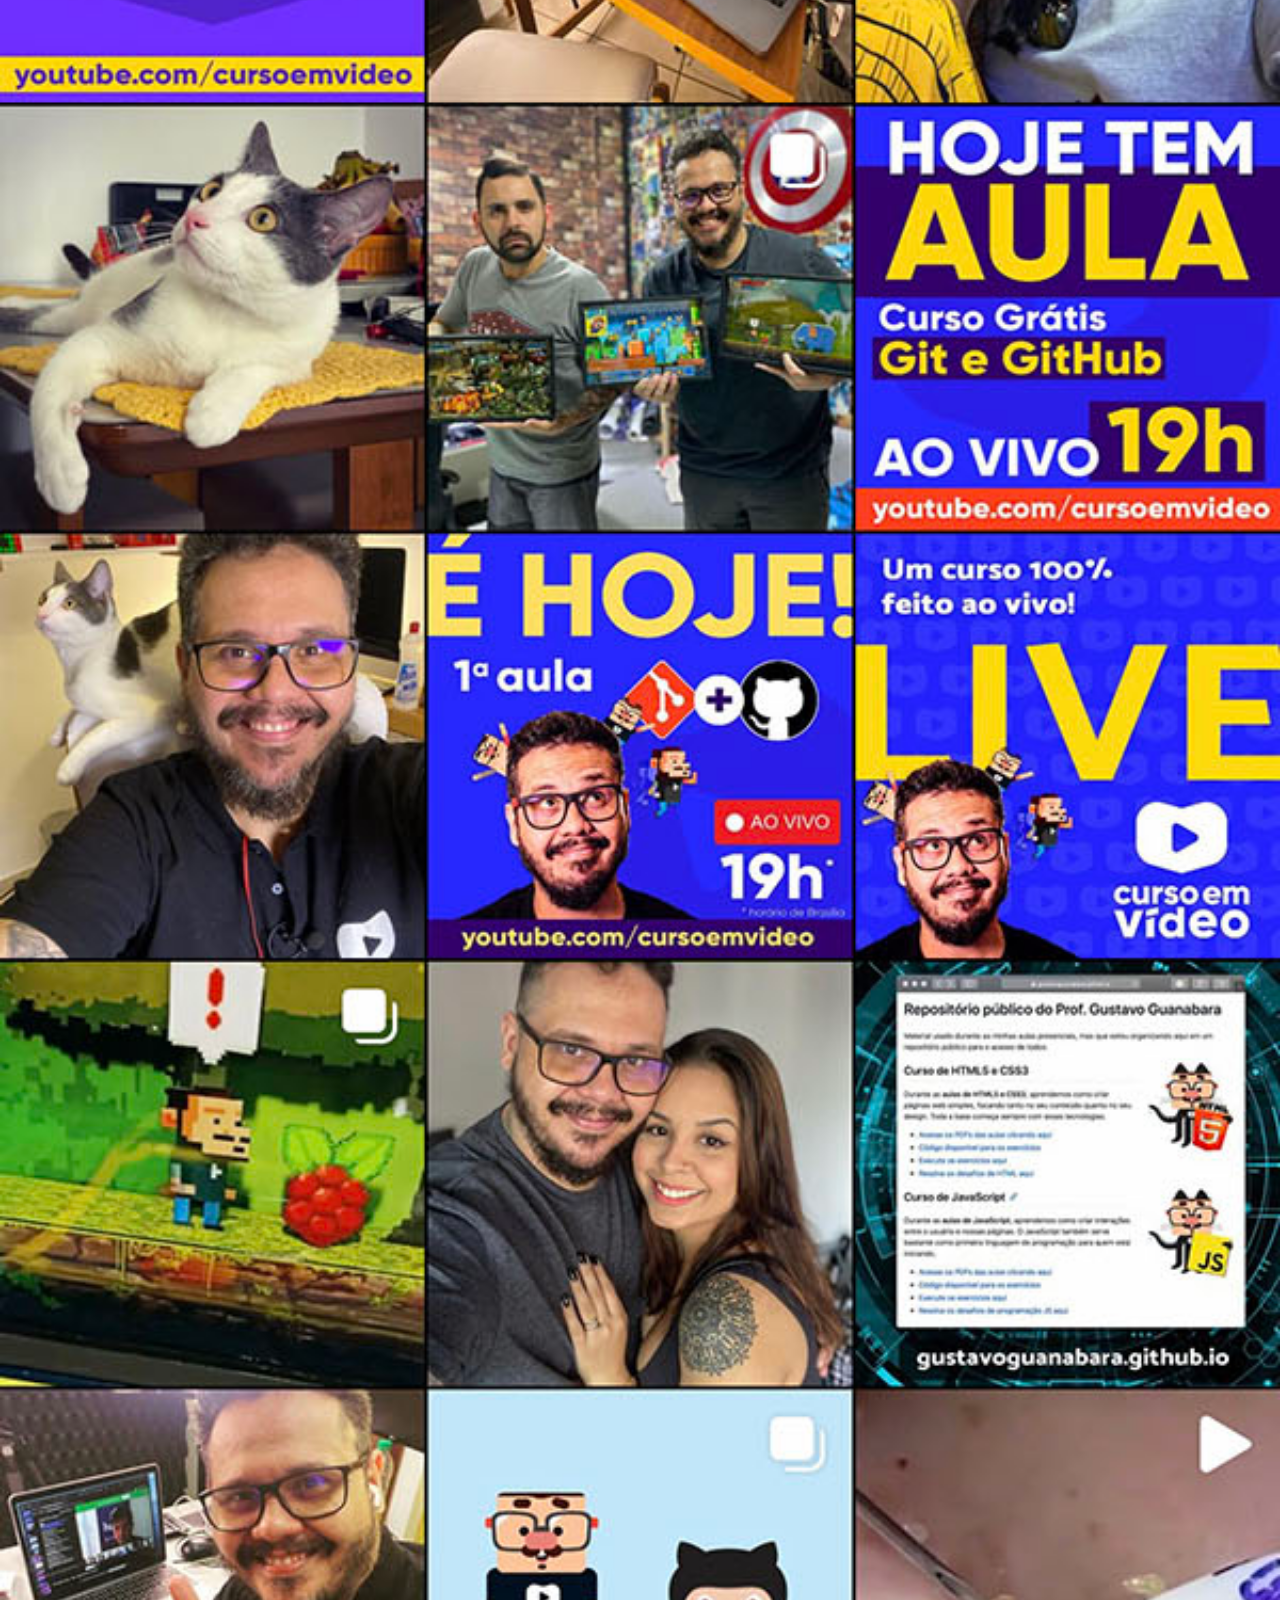
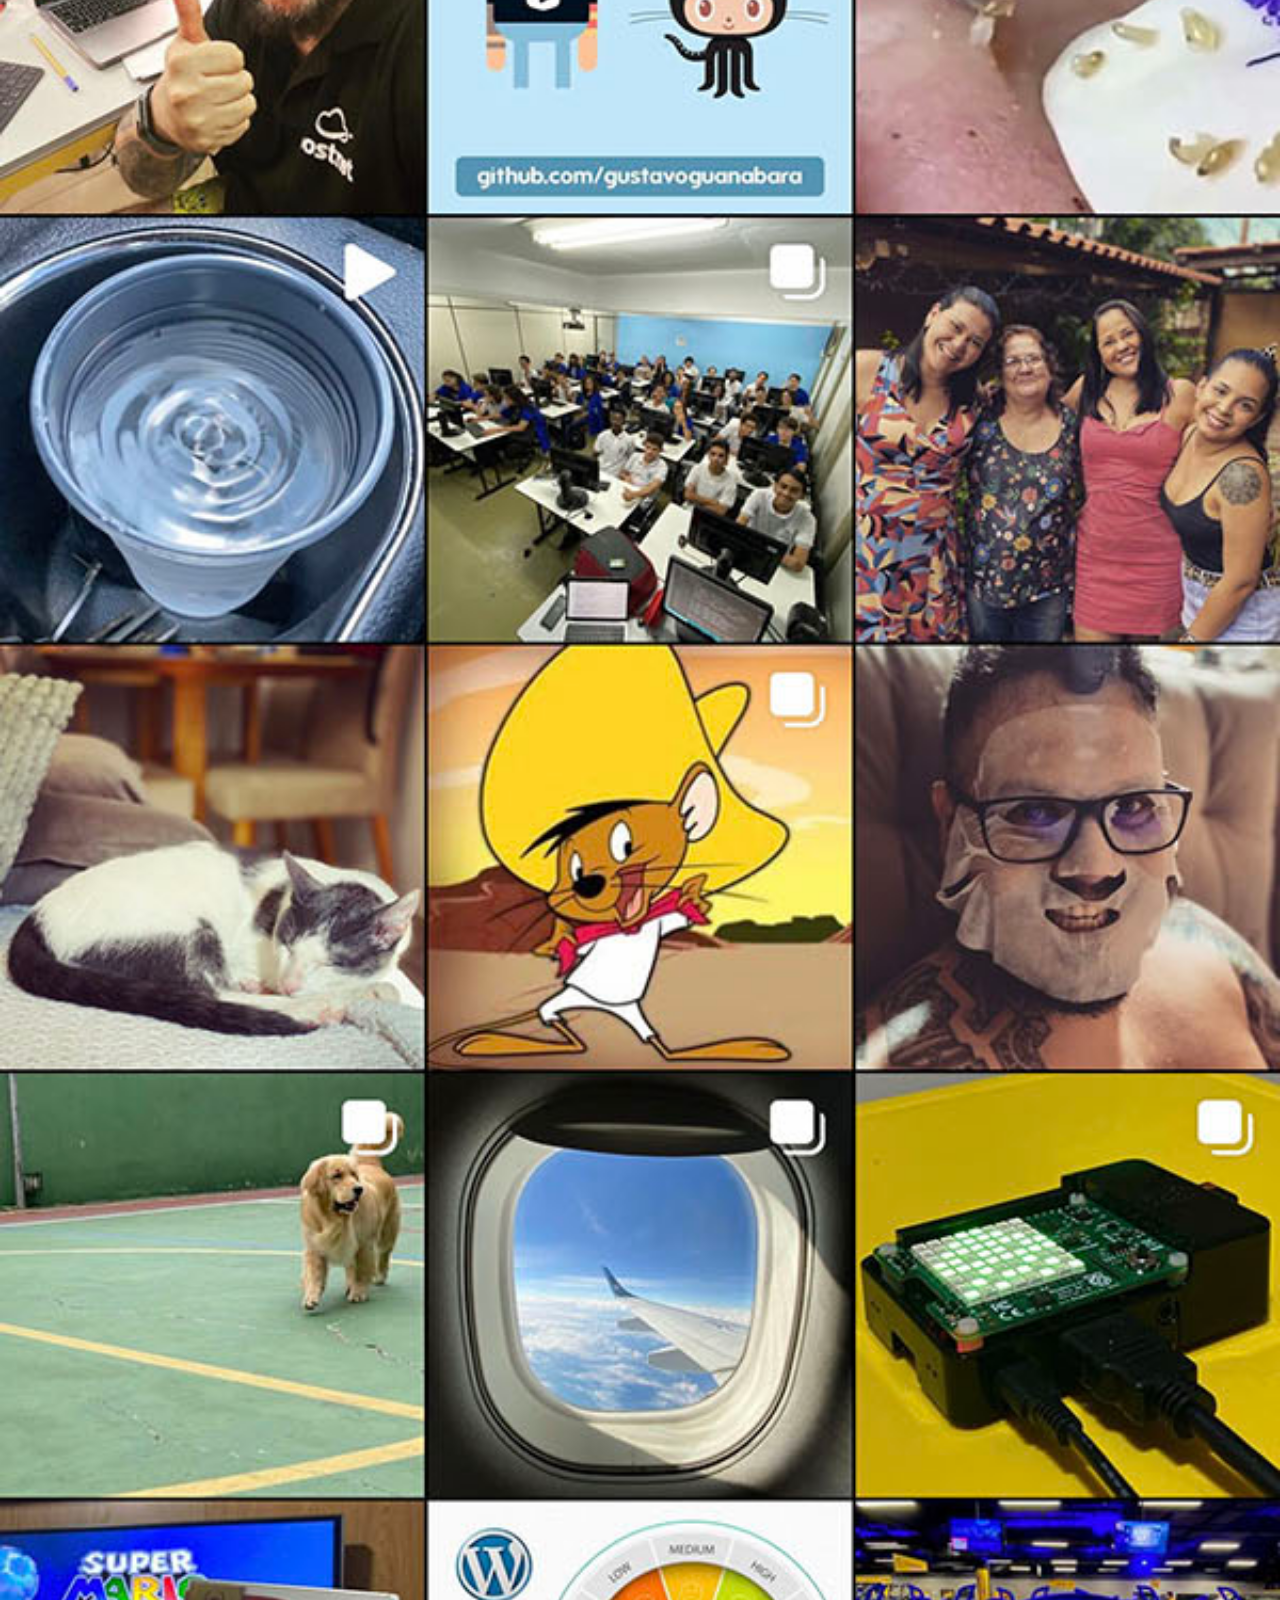
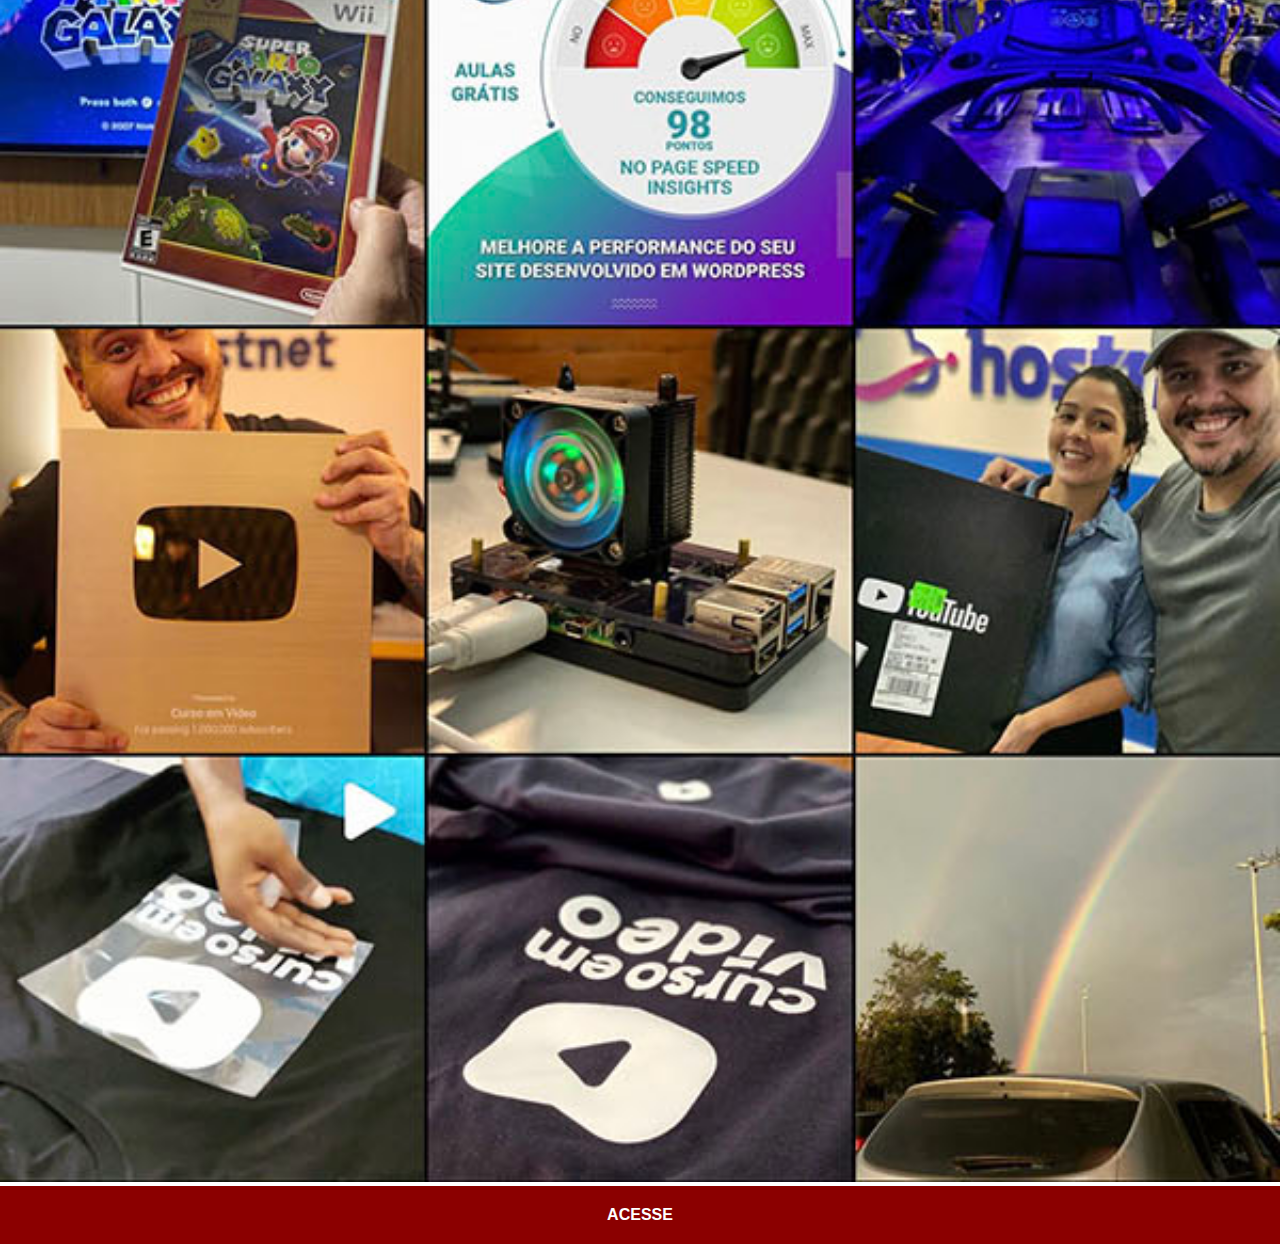
<file: intagram.html>
<!DOCTYPE html>
<html lang="pt-br">
<head>
    <meta charset="UTF-8">
    <meta http-equiv="X-UA-Compatible" content="IE=edge">
    <meta name="viewport" content="width=device-width, initial-scale=1.0">
    <title>Document</title>
    <link rel="stylesheet" href="estilos/social.css">
</head>
<body>
    <img src="imagens/tela-instagram.jpg" alt="instagram">
    <a href="https://www.instagram.com/gustavoguanabara/" target="_blank">ACESSE</a>
</body>
</html>
</file>
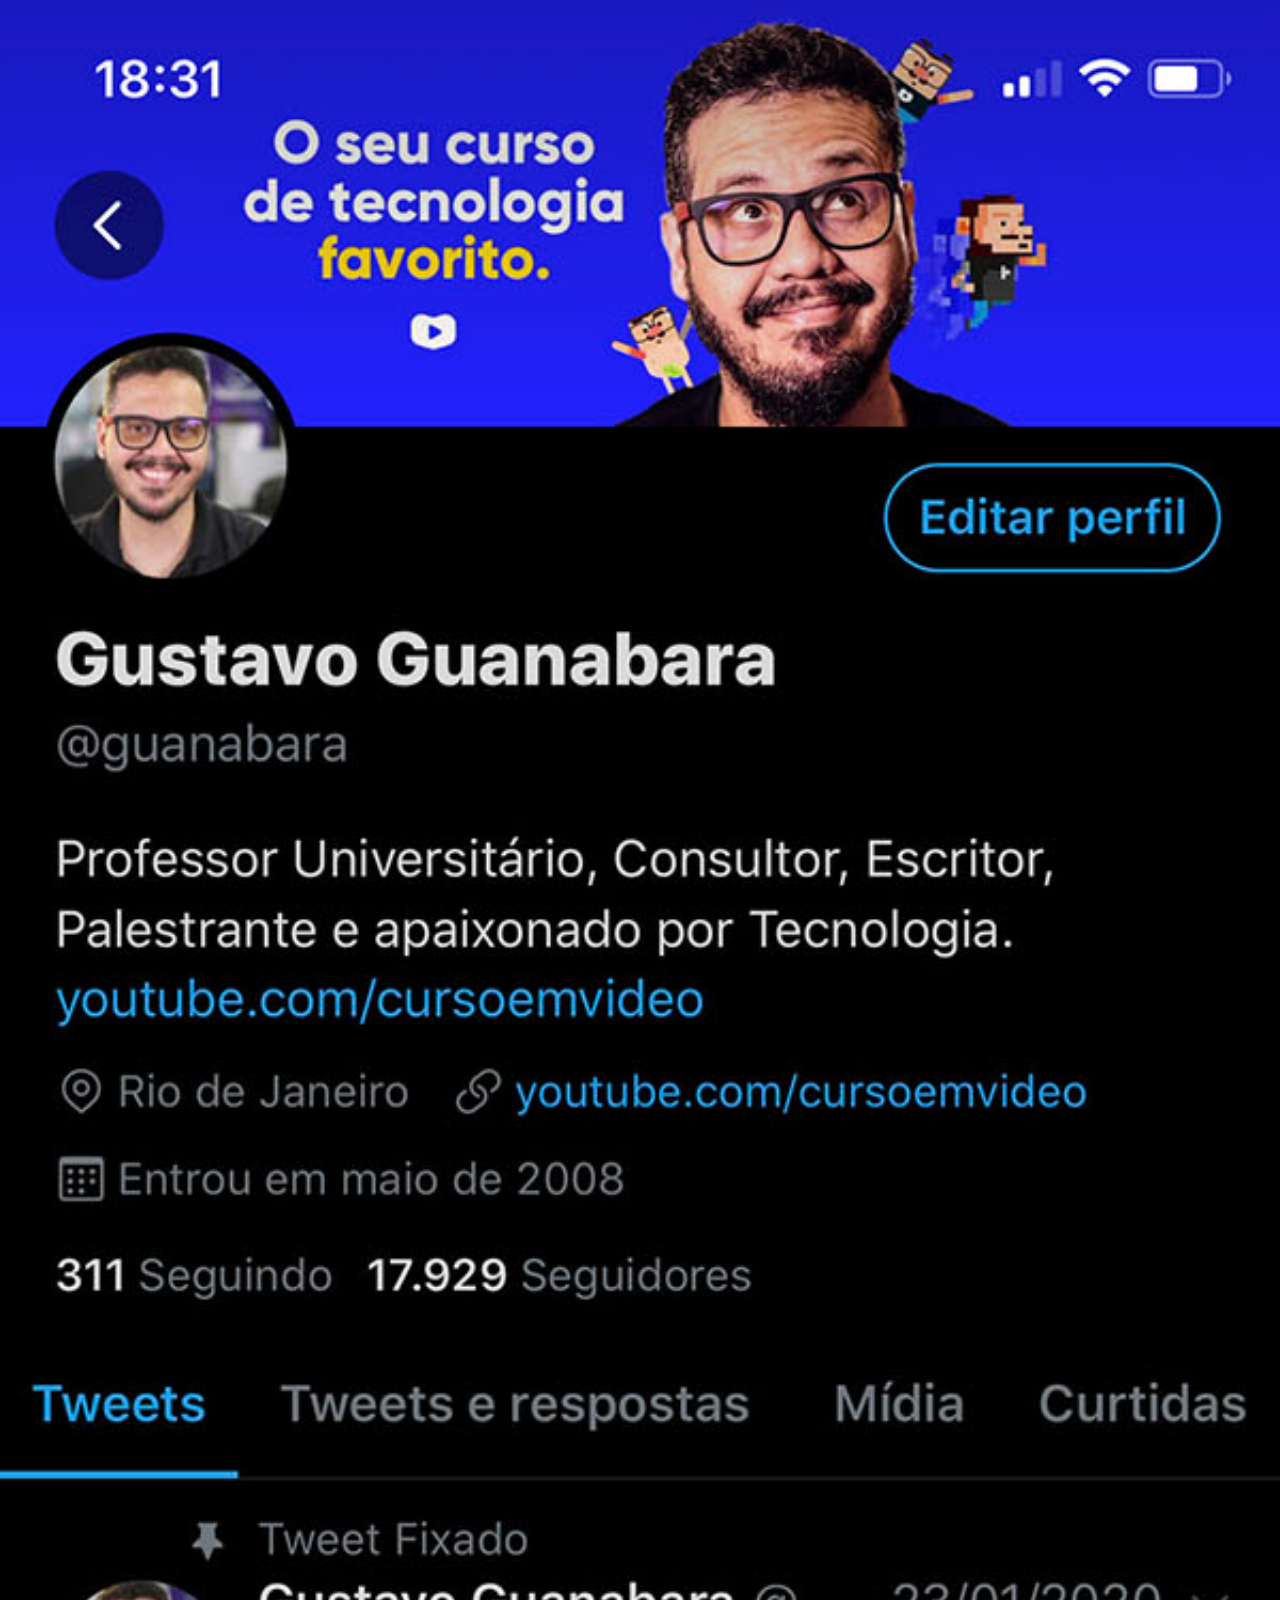
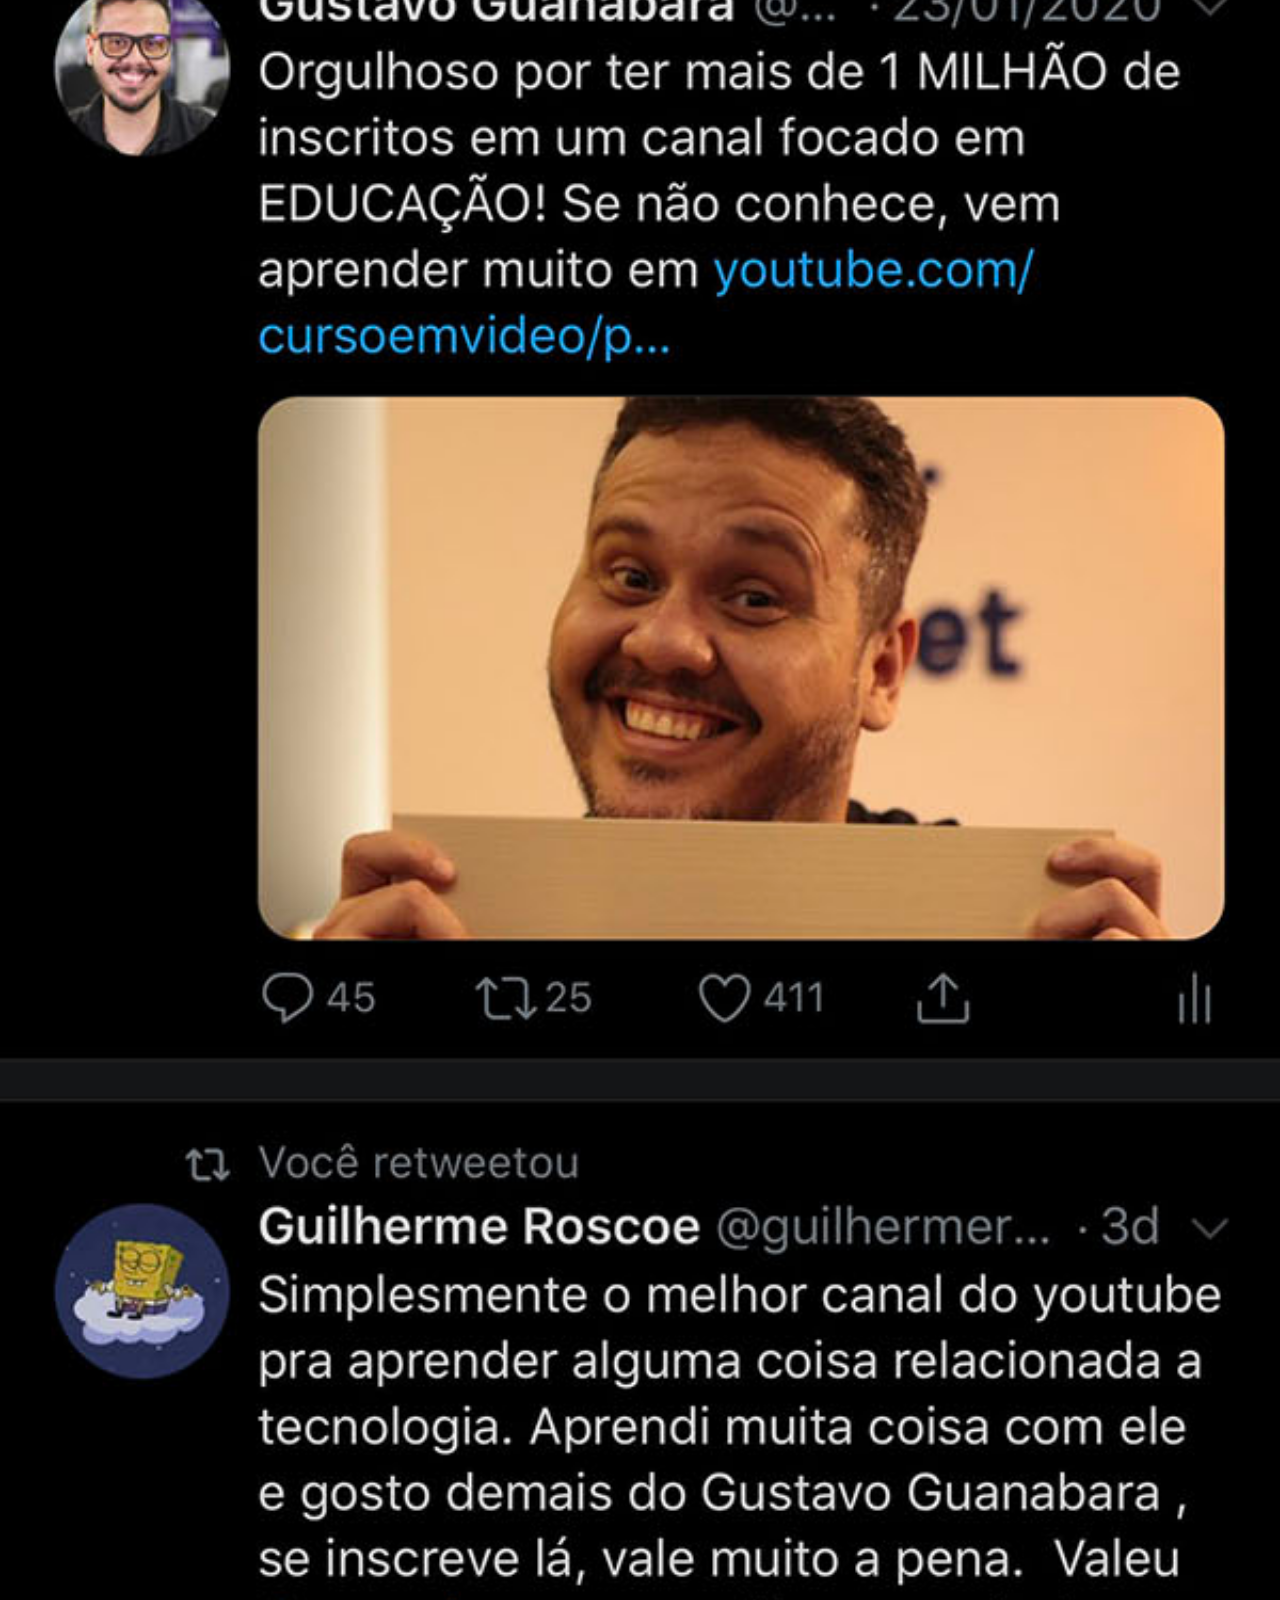
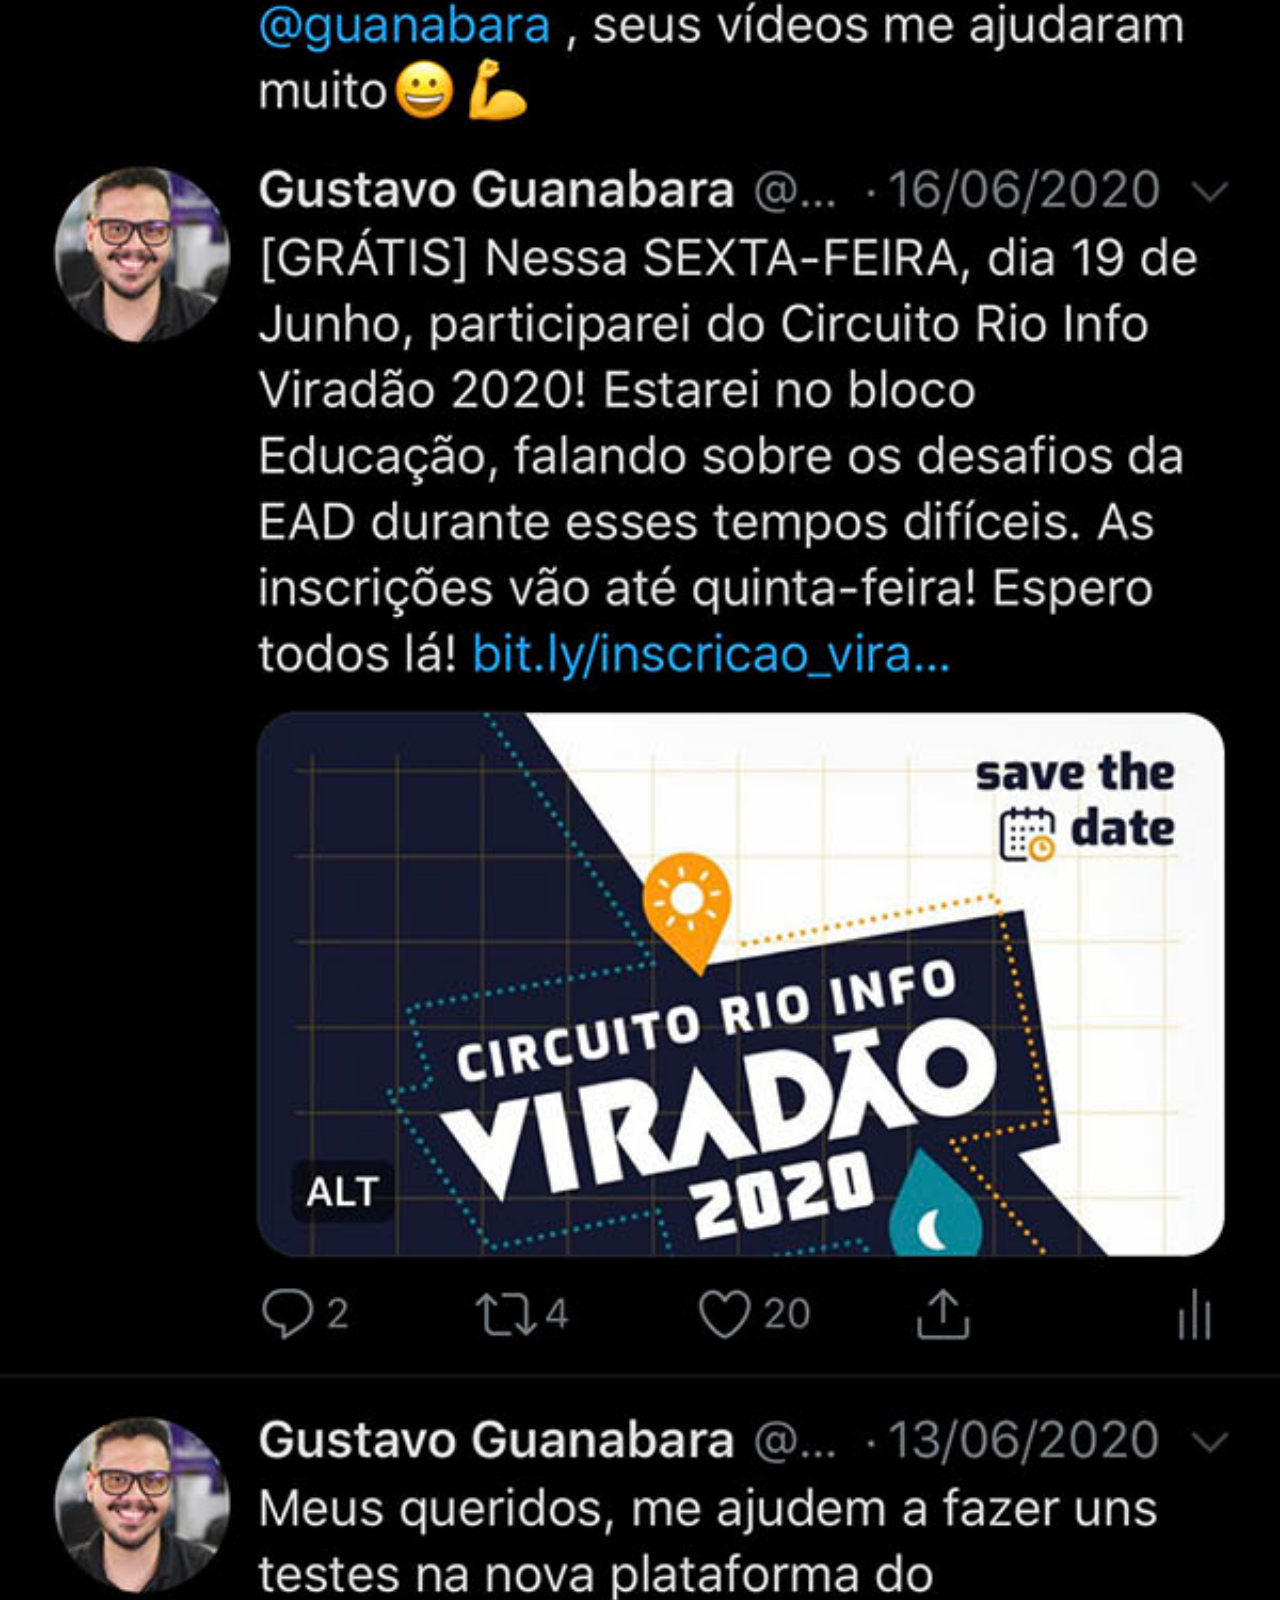
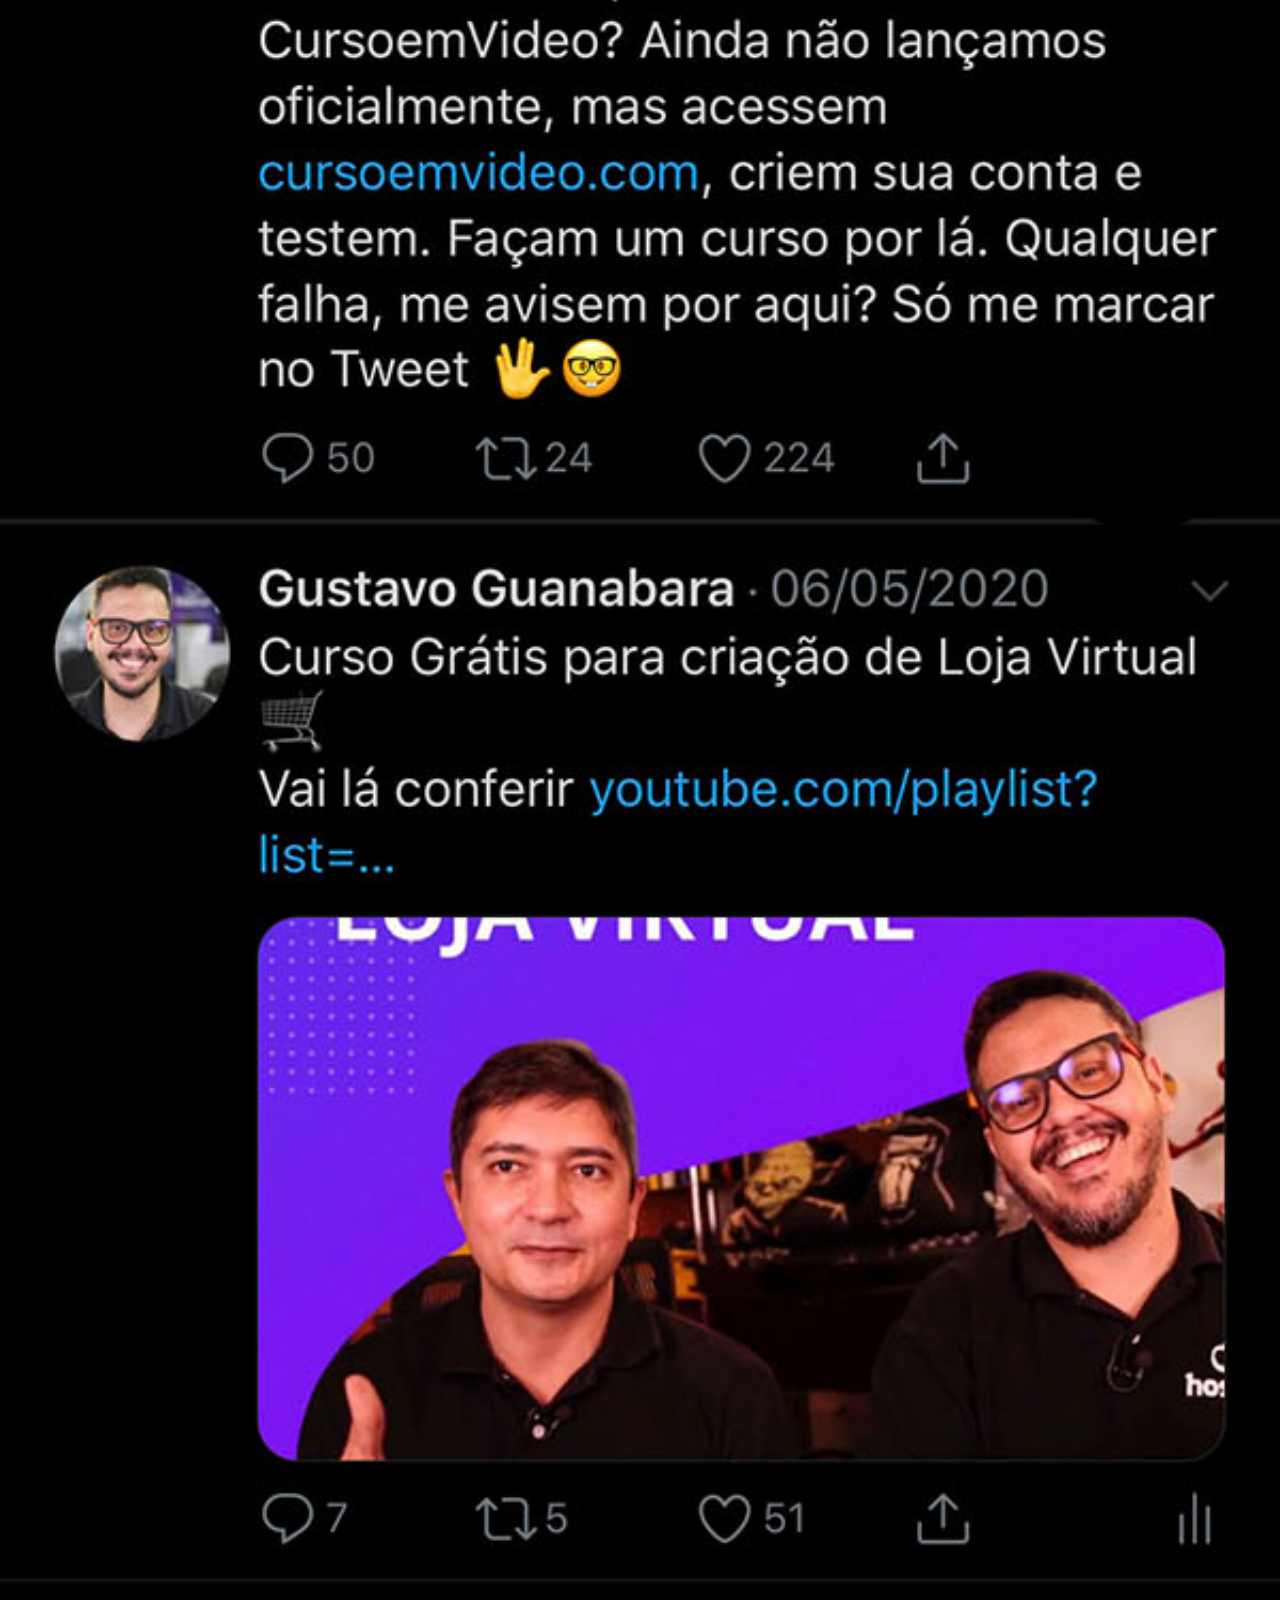
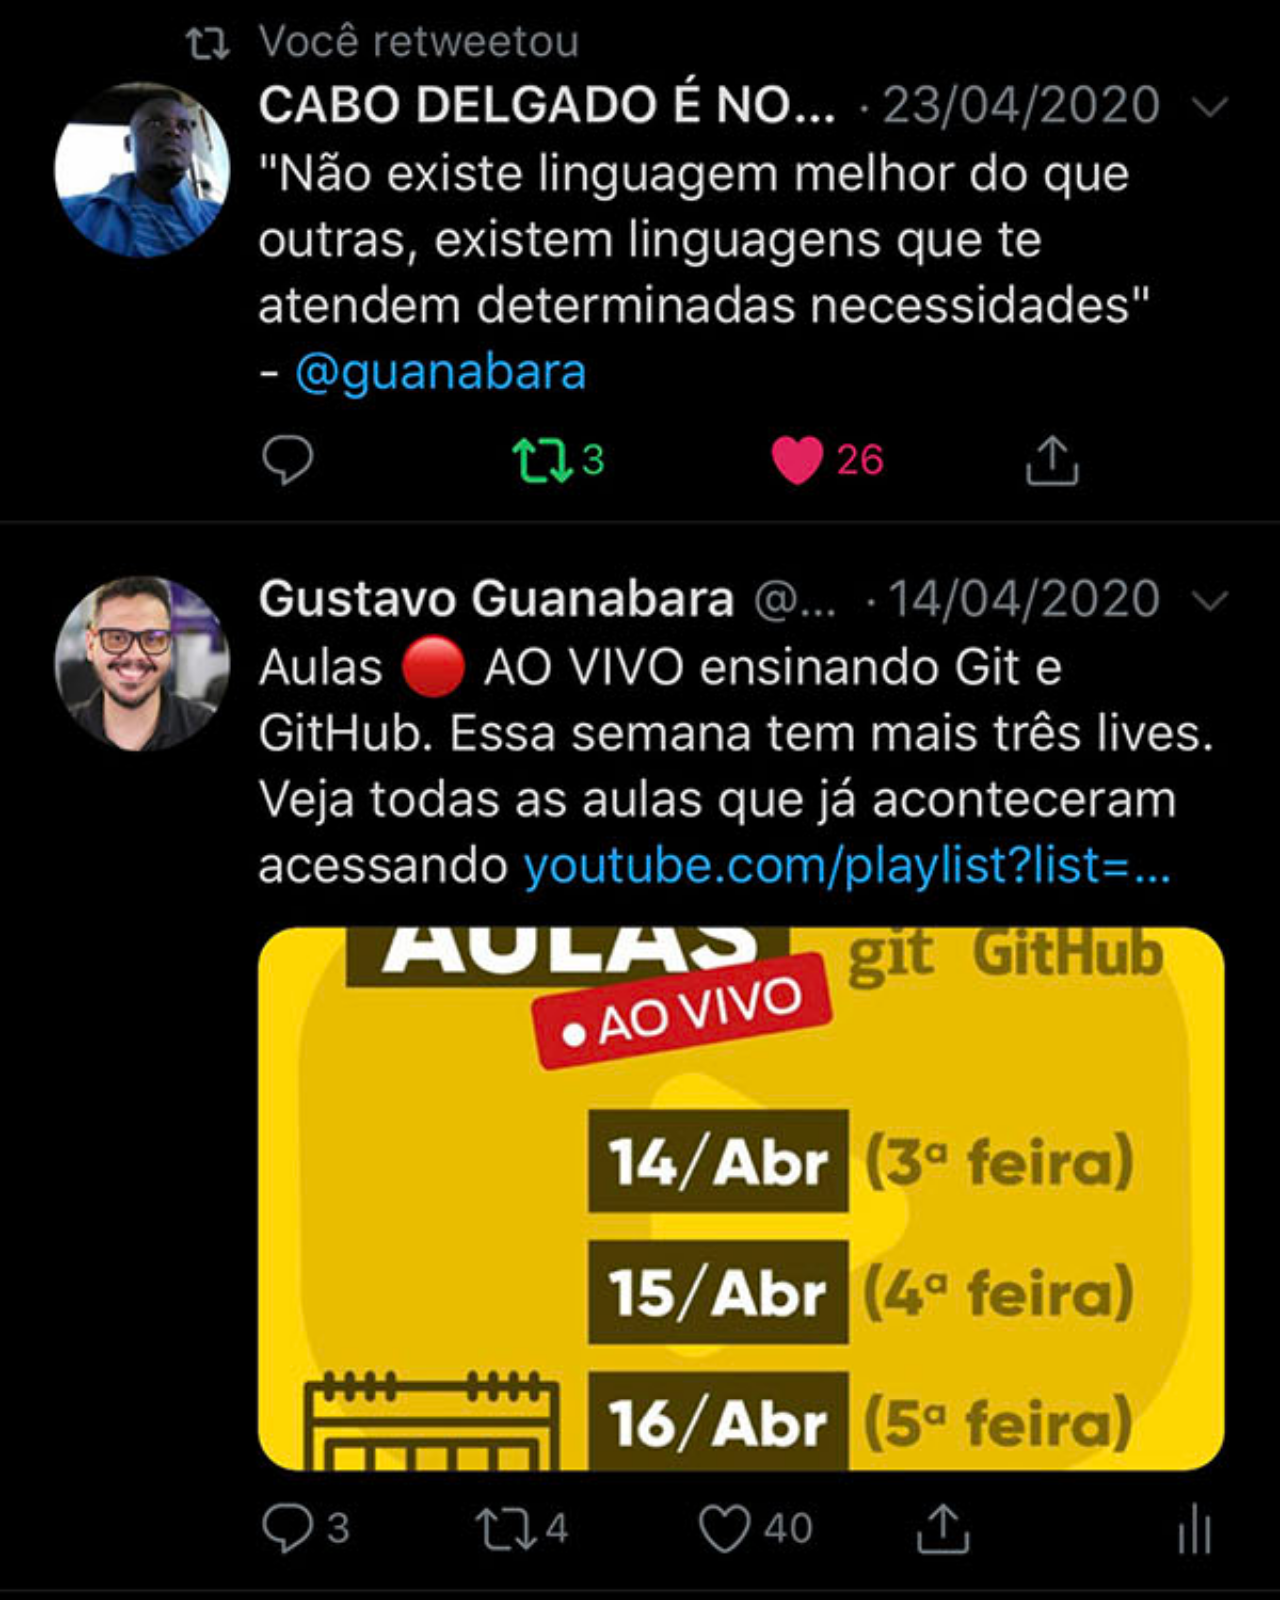
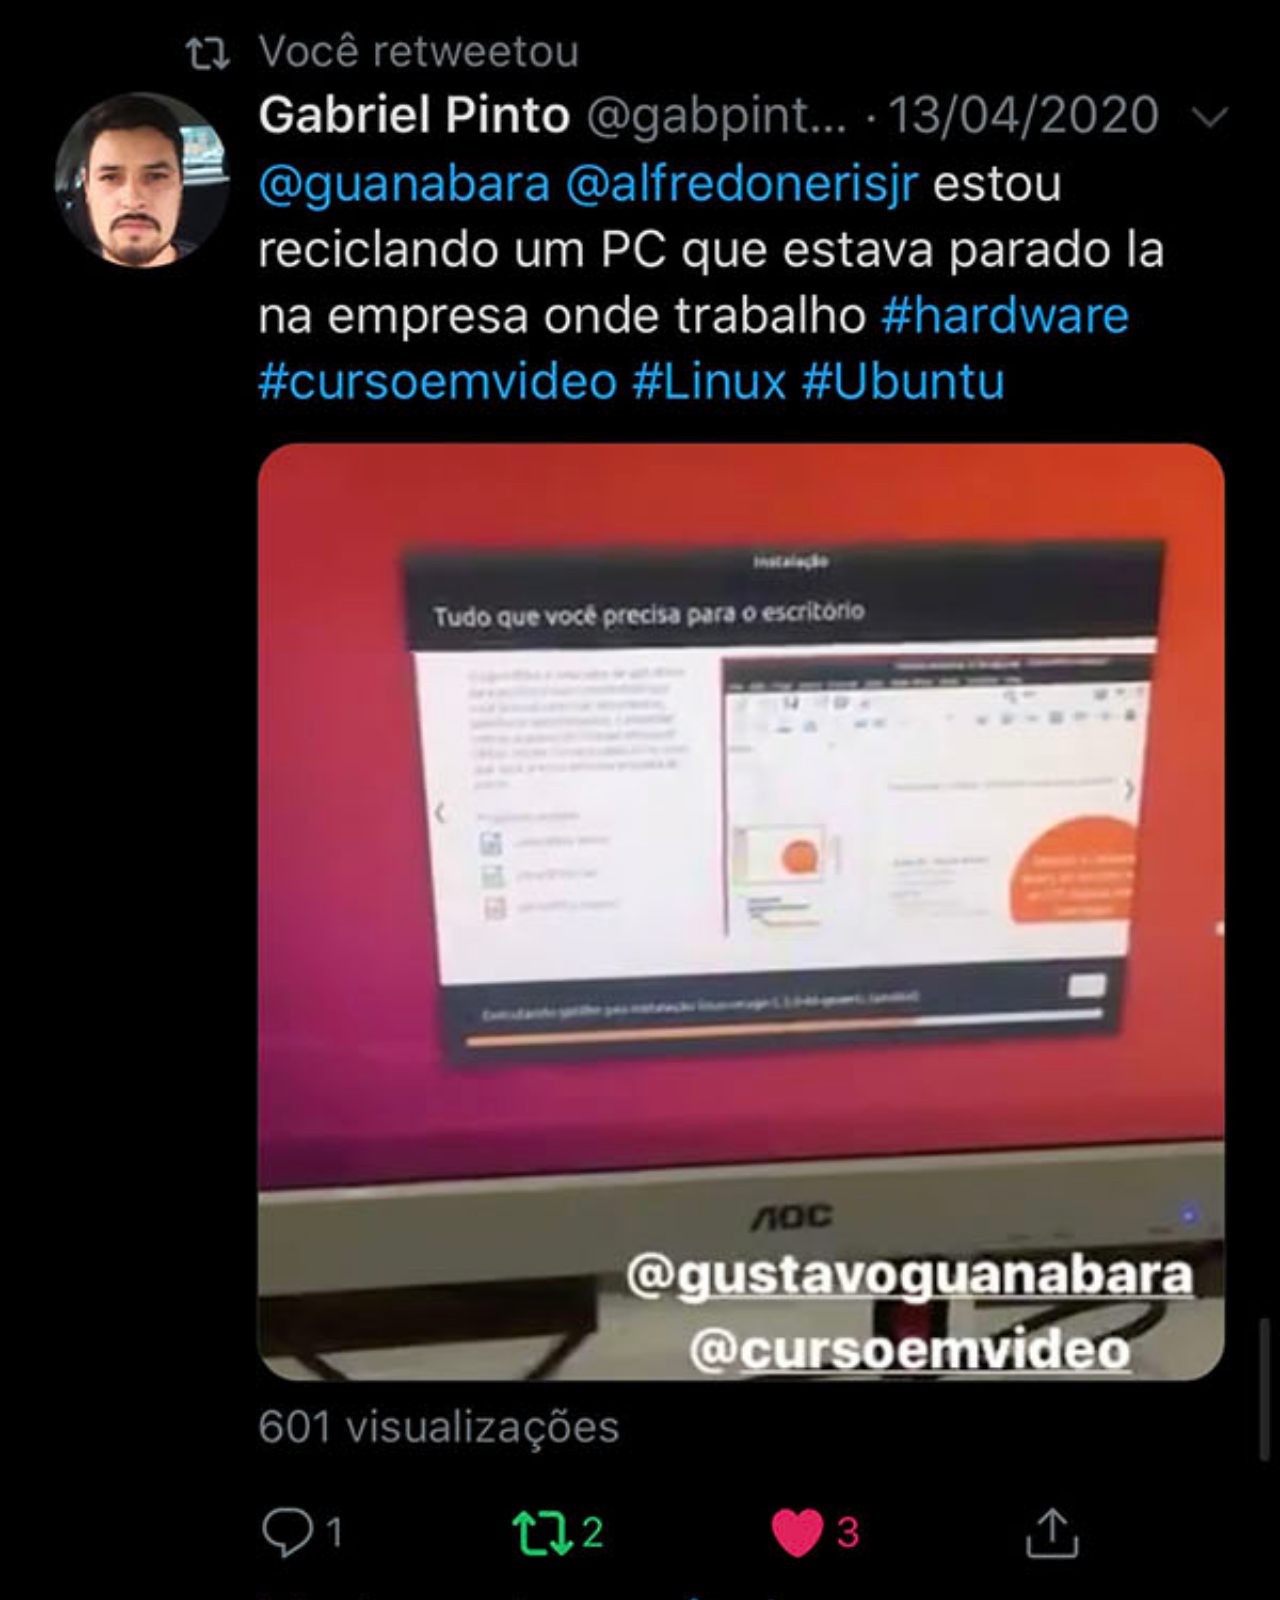
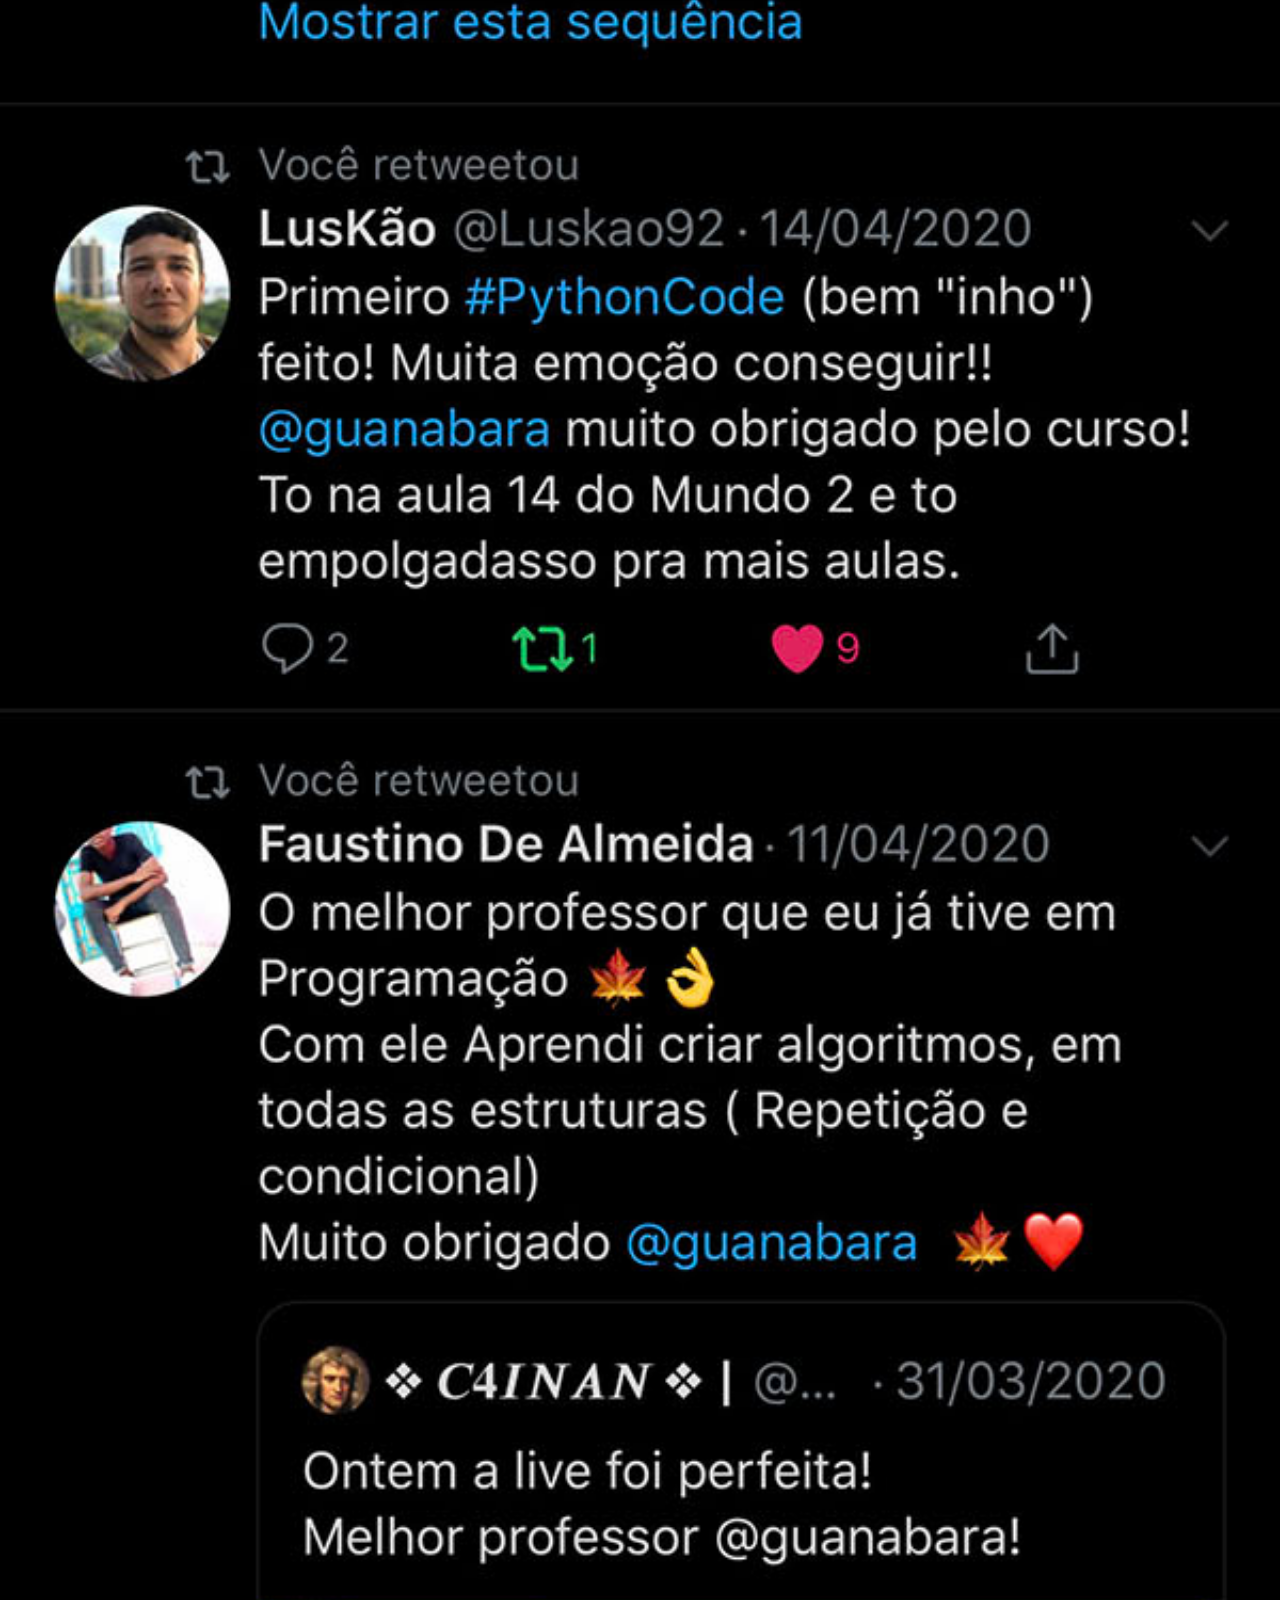
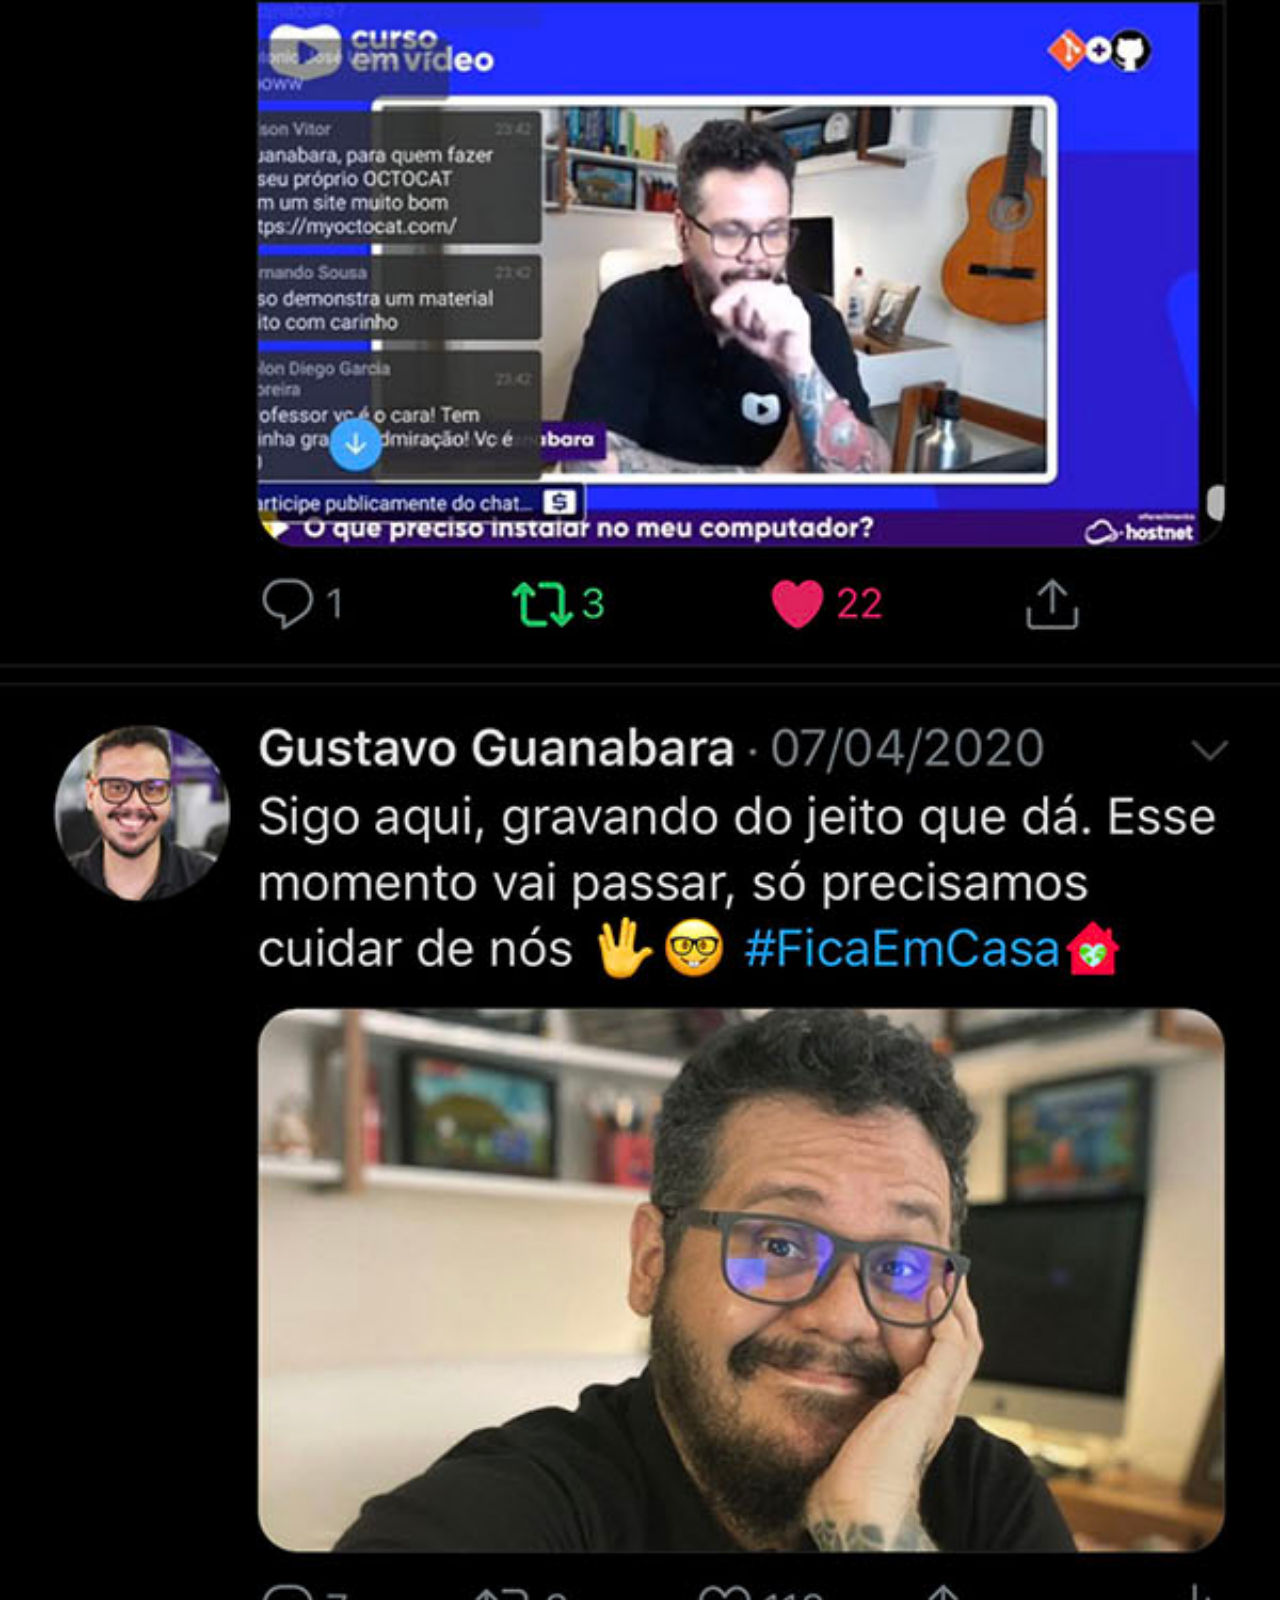
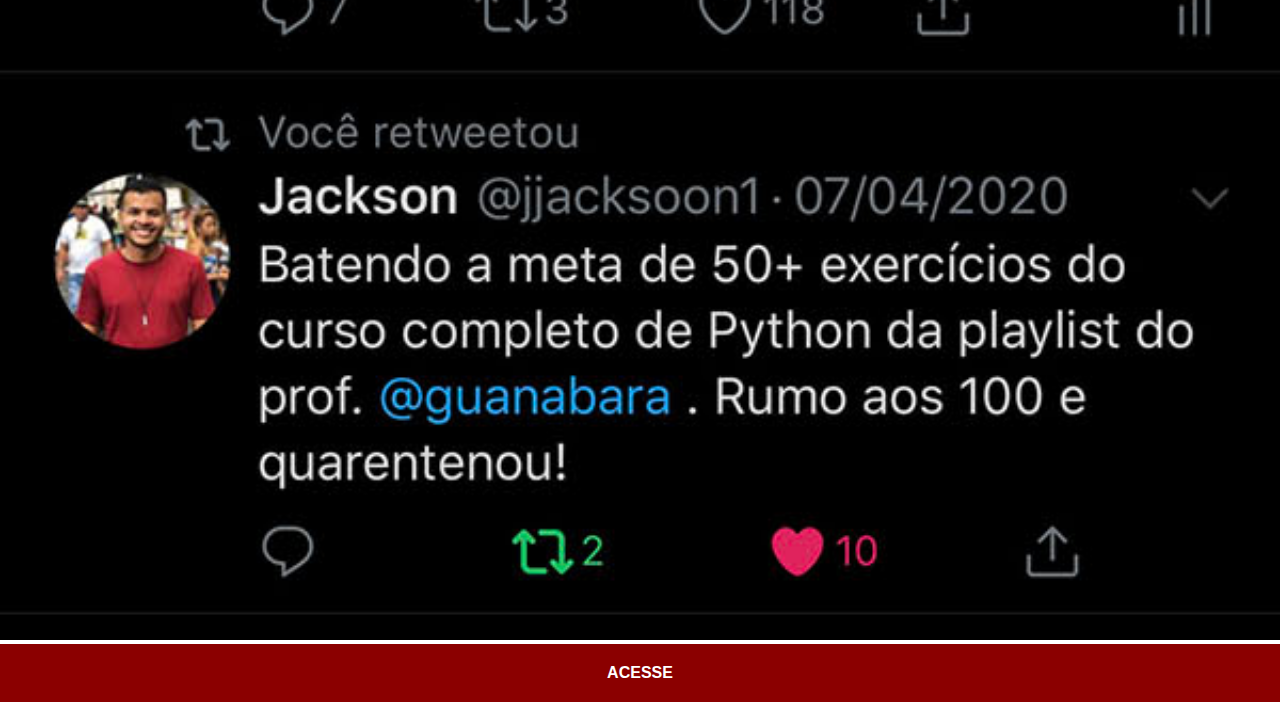
<file: twitter.html>
<!DOCTYPE html>
<html lang="pt-br">
<head>
    <meta charset="UTF-8">
    <meta http-equiv="X-UA-Compatible" content="IE=edge">
    <meta name="viewport" content="width=device-width, initial-scale=1.0">
    <title>Document</title>
    <link rel="stylesheet" href="estilos/social.css">
</head>
<body>
    <img src="imagens/tela-twitter.jpg" alt="Twitter">
    <a href="https://www.twitter.com/guanabara/" target="_blank">ACESSE</a>
</body>
</html>
</file>
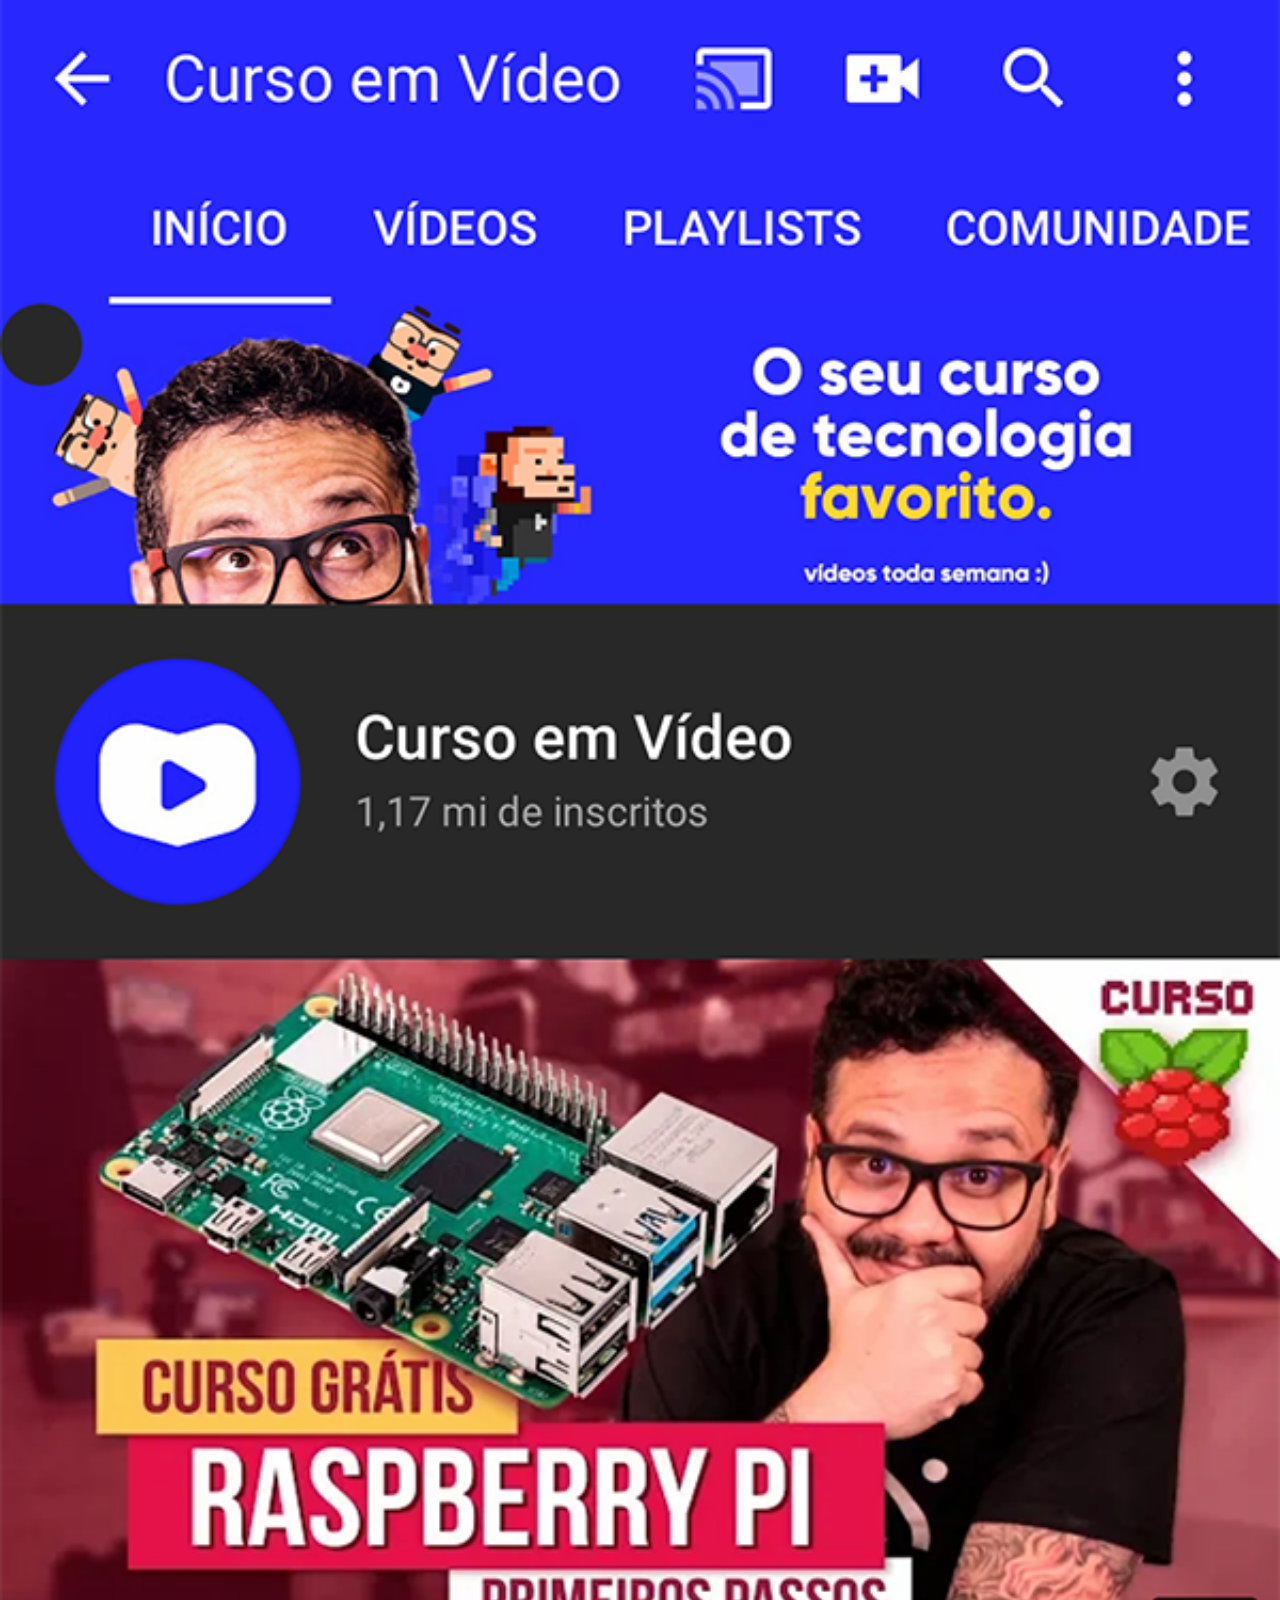
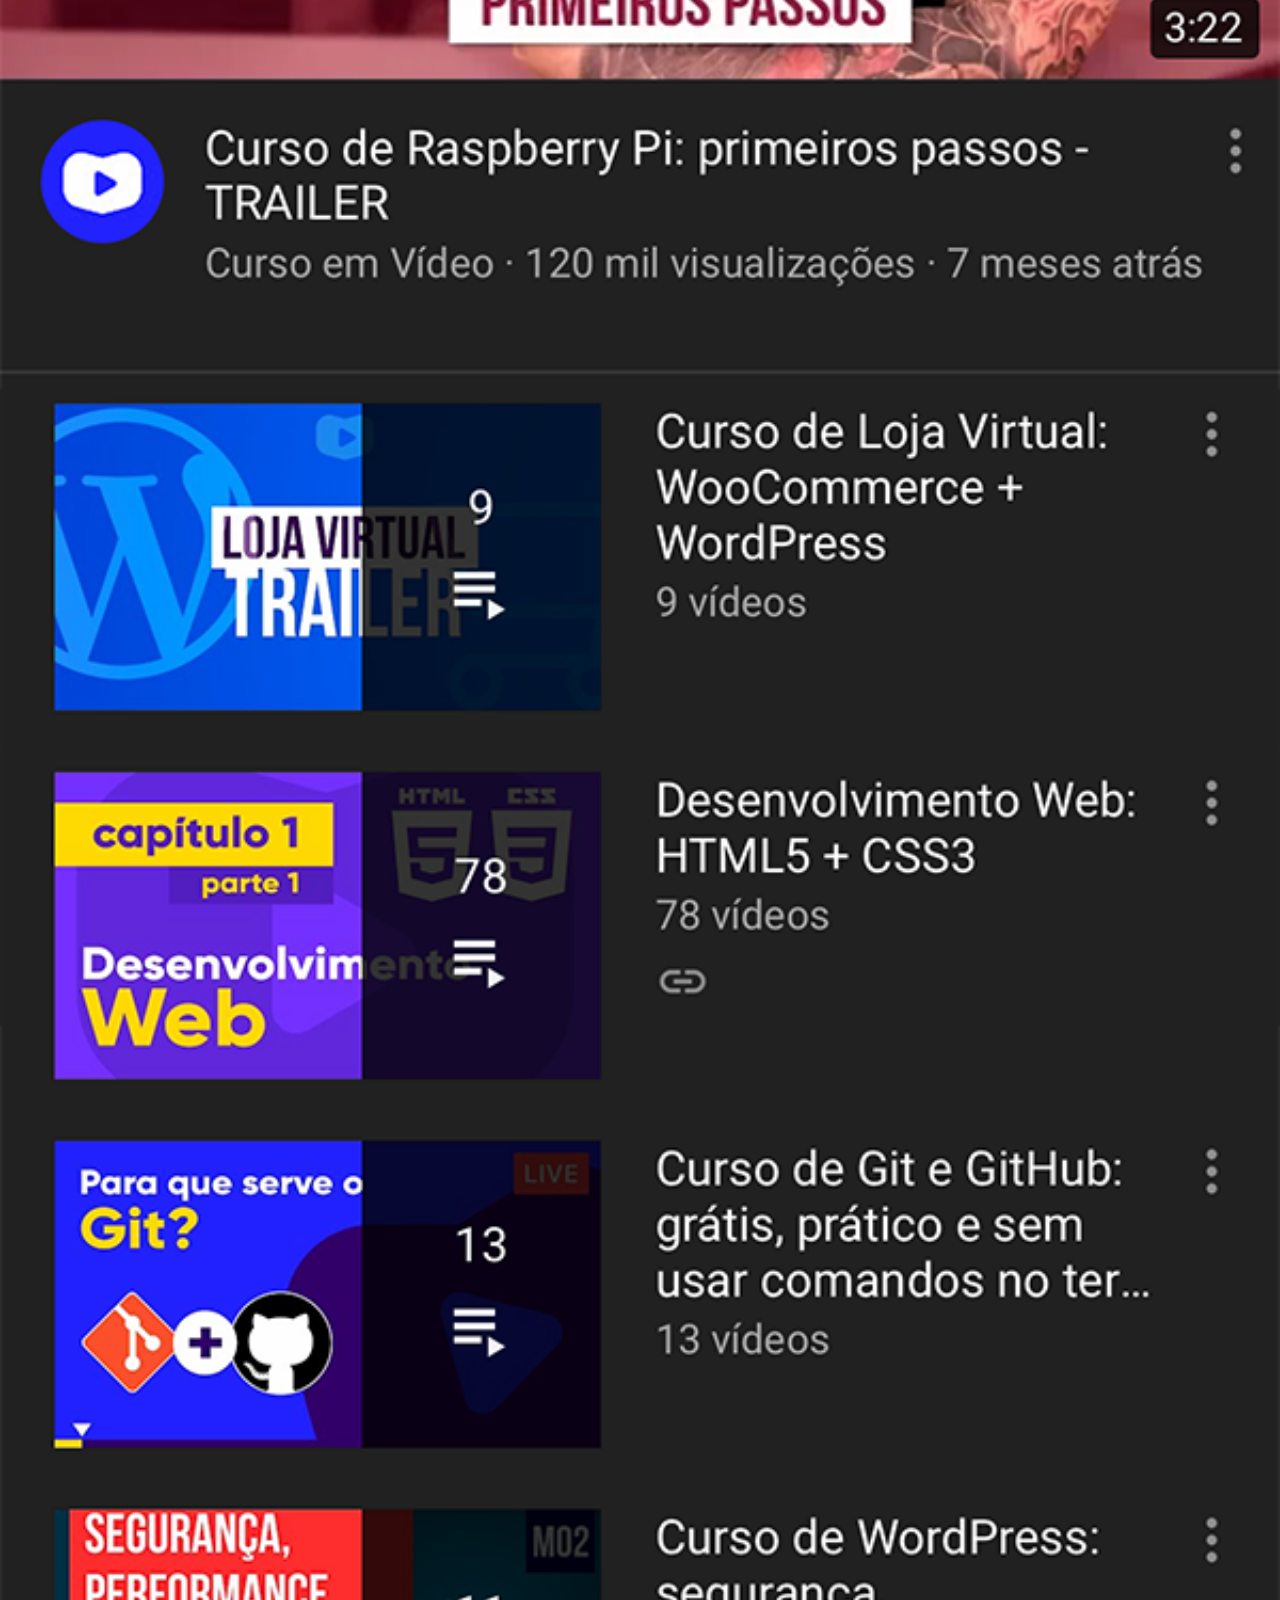
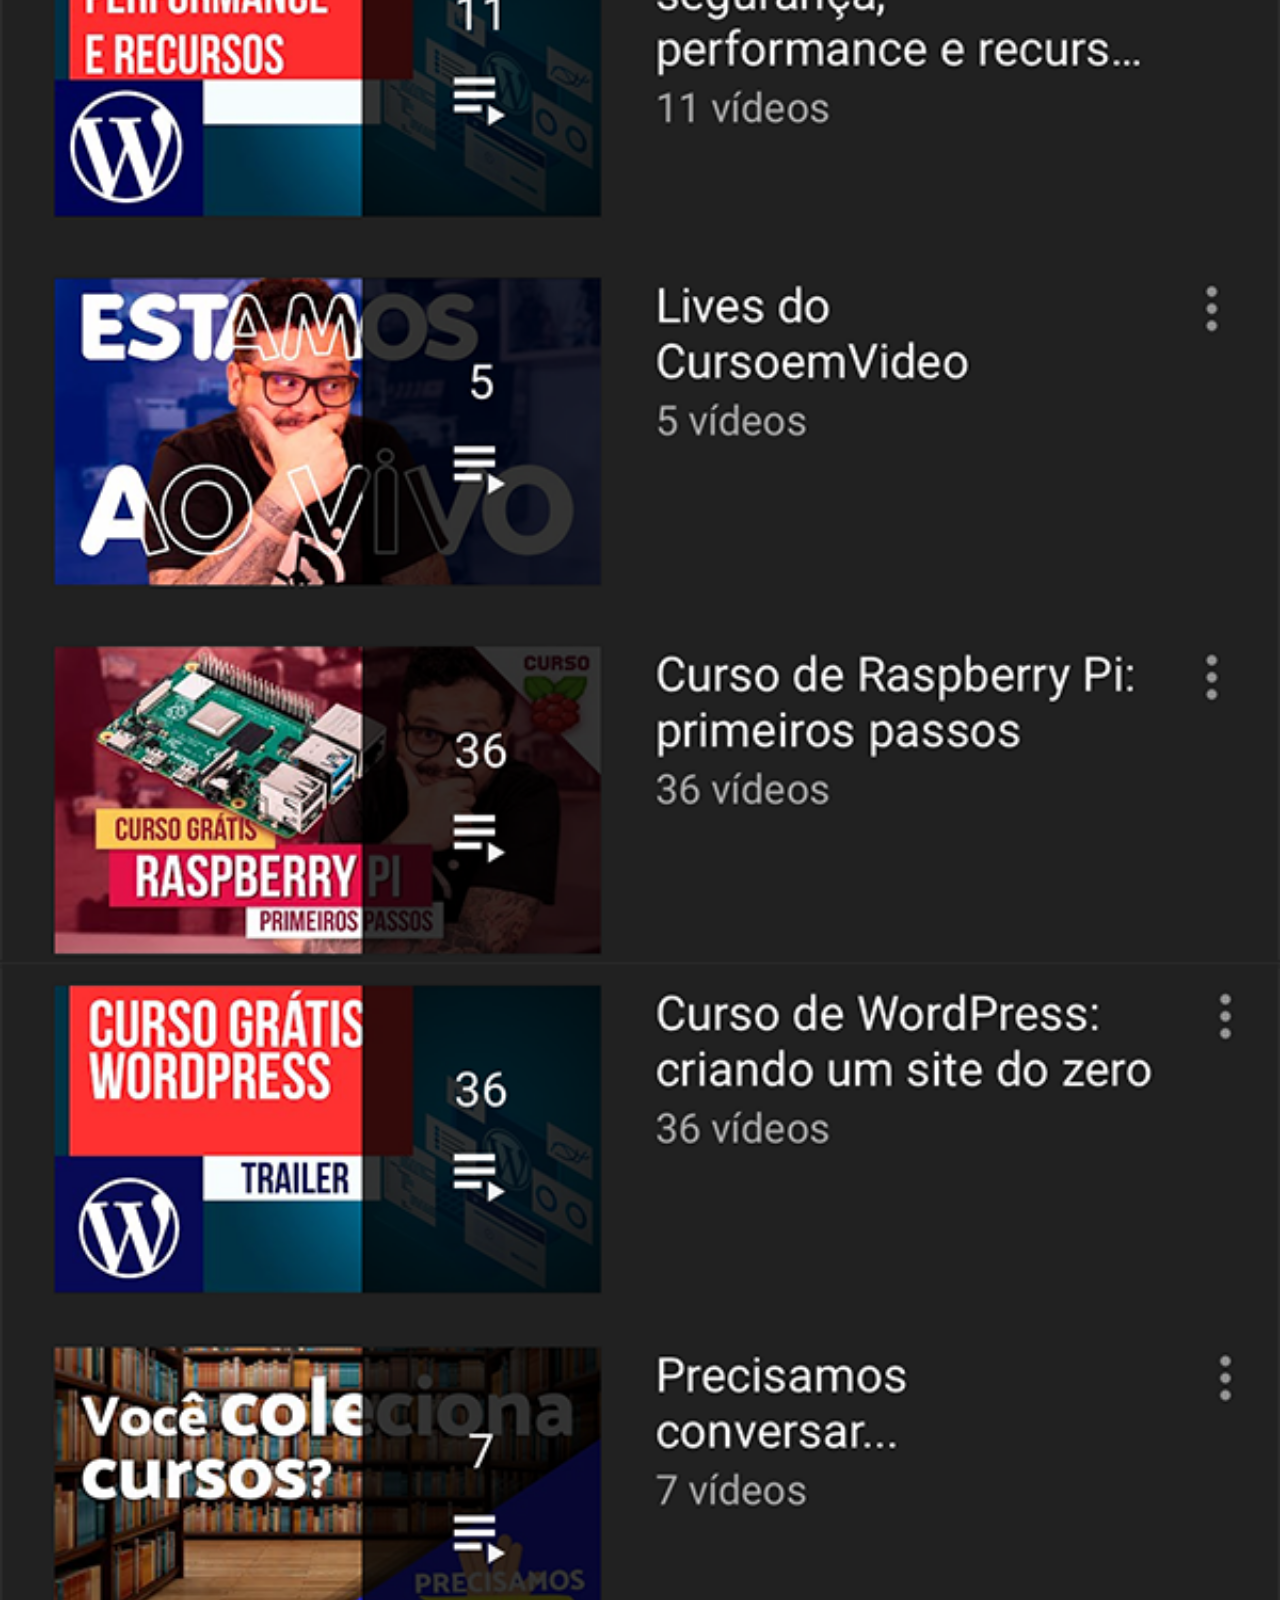
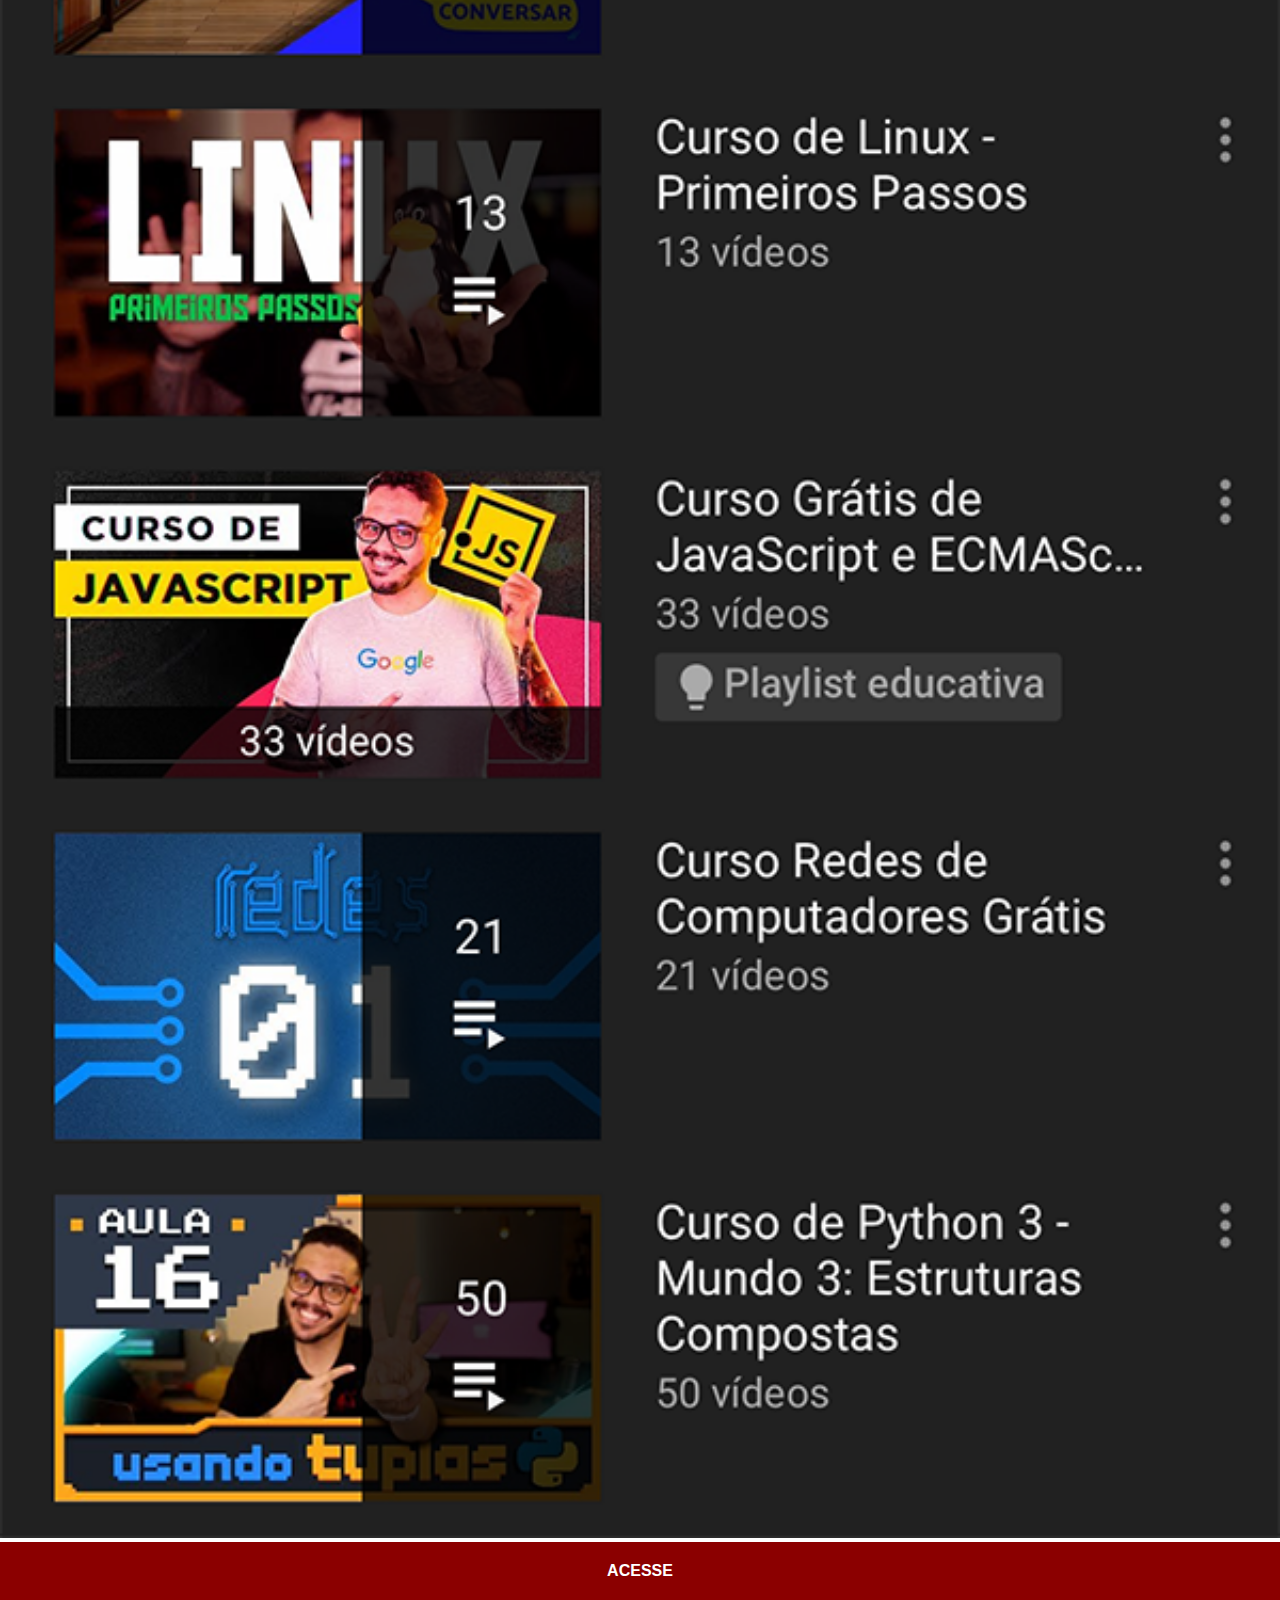
<file: youtube.html>
<!DOCTYPE html>
<html lang="pt-br">
<head>
    <meta charset="UTF-8">
    <meta http-equiv="X-UA-Compatible" content="IE=edge">
    <meta name="viewport" content="width=device-width, initial-scale=1.0">
    <title>Document</title>
    <link rel="stylesheet" href="estilos/social.css">
</head>
<body>
    <img src="imagens/tela-youtube.png" alt="Youtube">
    <a href="https://www.youtube.com/@CursoemVideo/playlists" target="_blank">ACESSE</a>
</body>
</html>
</file>
<file: estilos/style.css>
@charset "UTF-8";

* {
    margin: 0px;
    padding: 0px;
    font-family: Arial, Helvetica, sans-serif;
}

html, body {
    height: 100vh;
    width: 100vw;
}

body {
    background: url(../imagens/fundo-madeira.jpg) no-repeat top center;
    background-size: cover;
    background-attachment: fixed;
}

main {
    position: relative;
    height: 100vh;
}

section#telefone {
    position: absolute;
    top: 50%;
    left: 50%;
    transform: translate(-50%, -50%);

    height: 627px;
    width: 311px;
    background: url(../imagens/frame-iphone.png) no-repeat;
}

iframe#tela {
    position: relative;
    top: 80px;
    left: 22px;
    width: 267px;
    height: 471px;
}

section#redes-sociais {
    text-align: right;
}

section#redes-sociais img {
    width: 50px;
    margin: 10px;
    border-radius: 50%;
    box-shadow: 2px 2px 5px rgba(0, 0, 0, 0.400);
    box-sizing: border-box;
}

section#redes-sociais img:hover {
    border: 2px solid rgba(255, 255, 255, 0.637);
    transform: translate(-3px, -3px);
    box-shadow: 5px 5px 10px rgba(0, 0, 0, 0.623);
    transition: transform .5s, border 1s;
}
</file>
<file: estilos/social.css>
@charset "UFT-8";

* {
     margin: 0px;
    padding: 0px;
    font-family: Arial, Helvetica, sans-serif;
}

::-webkit-scrollbar {
    width: 0px;
    height: 0px;
}

img {
    width: 100vw;

}

a {
    display: block;
    background-color: darkred;
    color: white;
    padding: 20px;
    text-align: center;
    font-weight: bolder;text-decoration: none;
}

a:hover {
    background-color: red;
}
</file>
